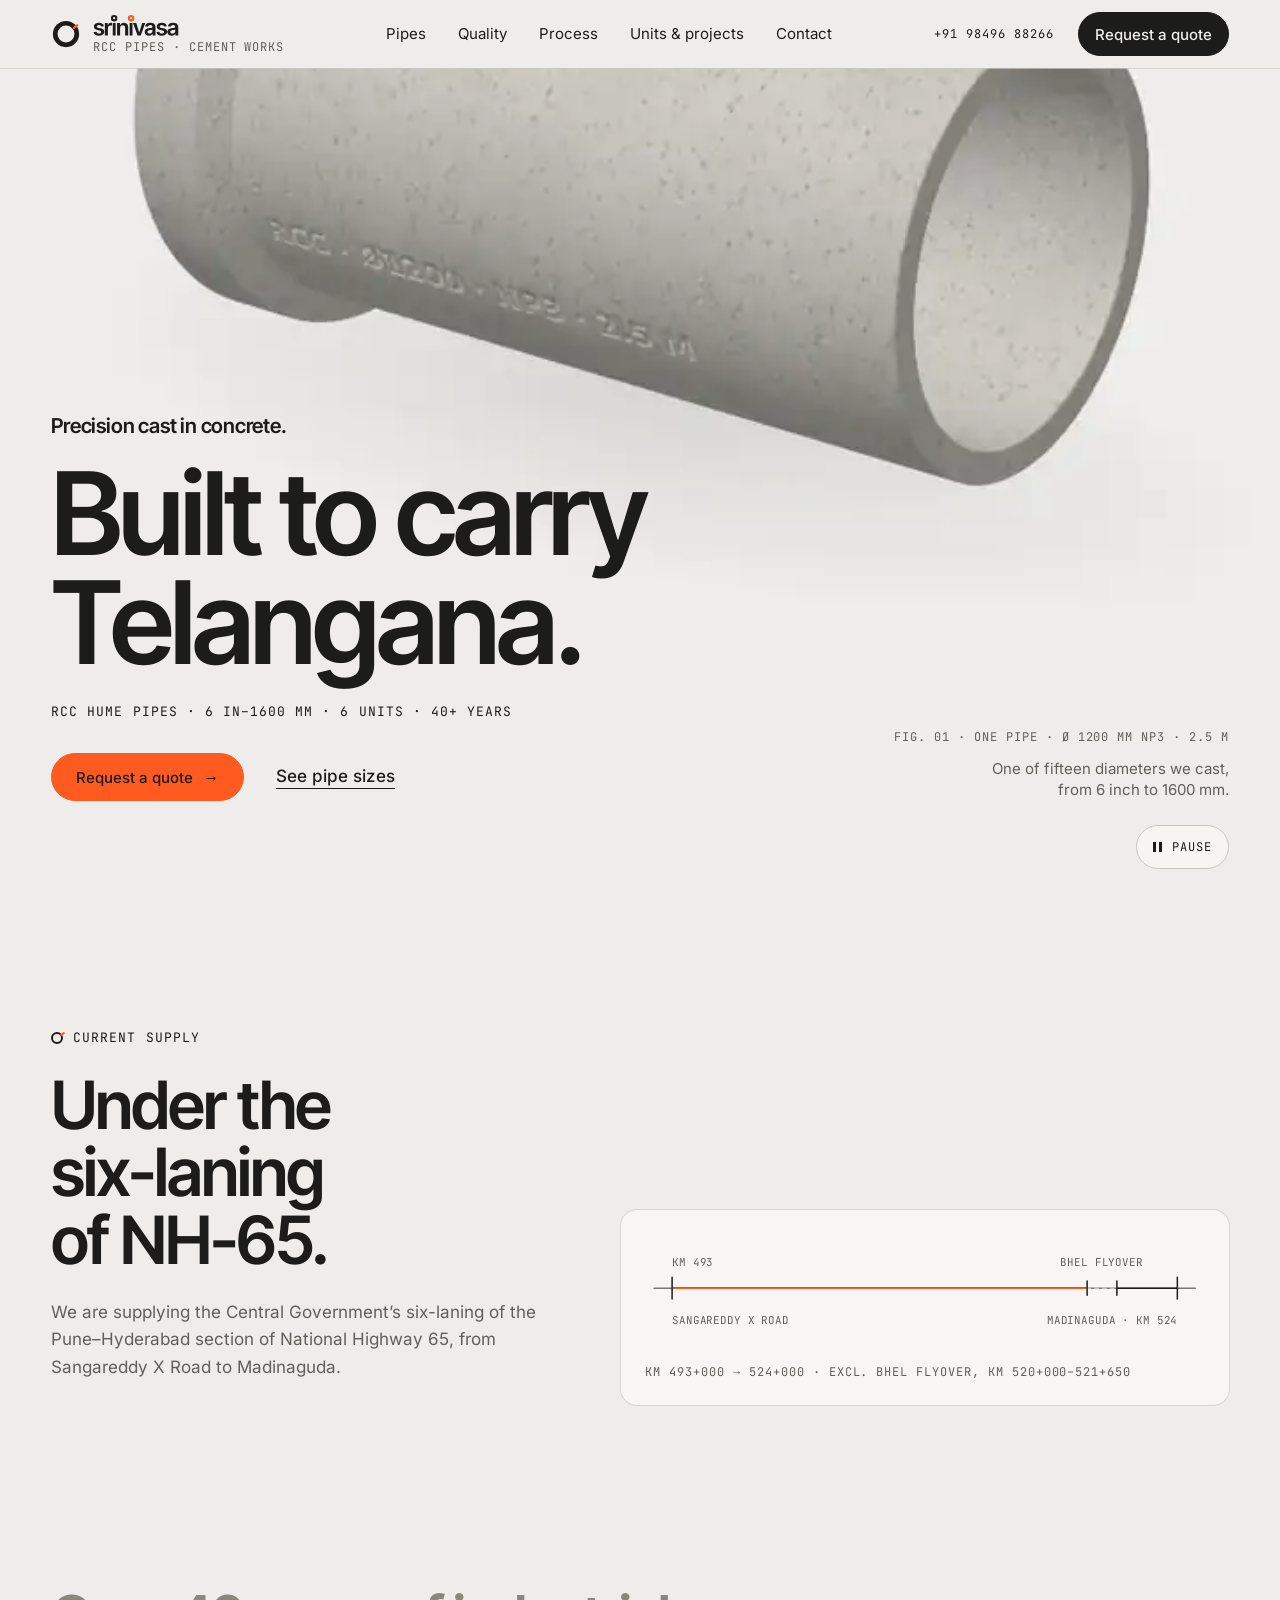
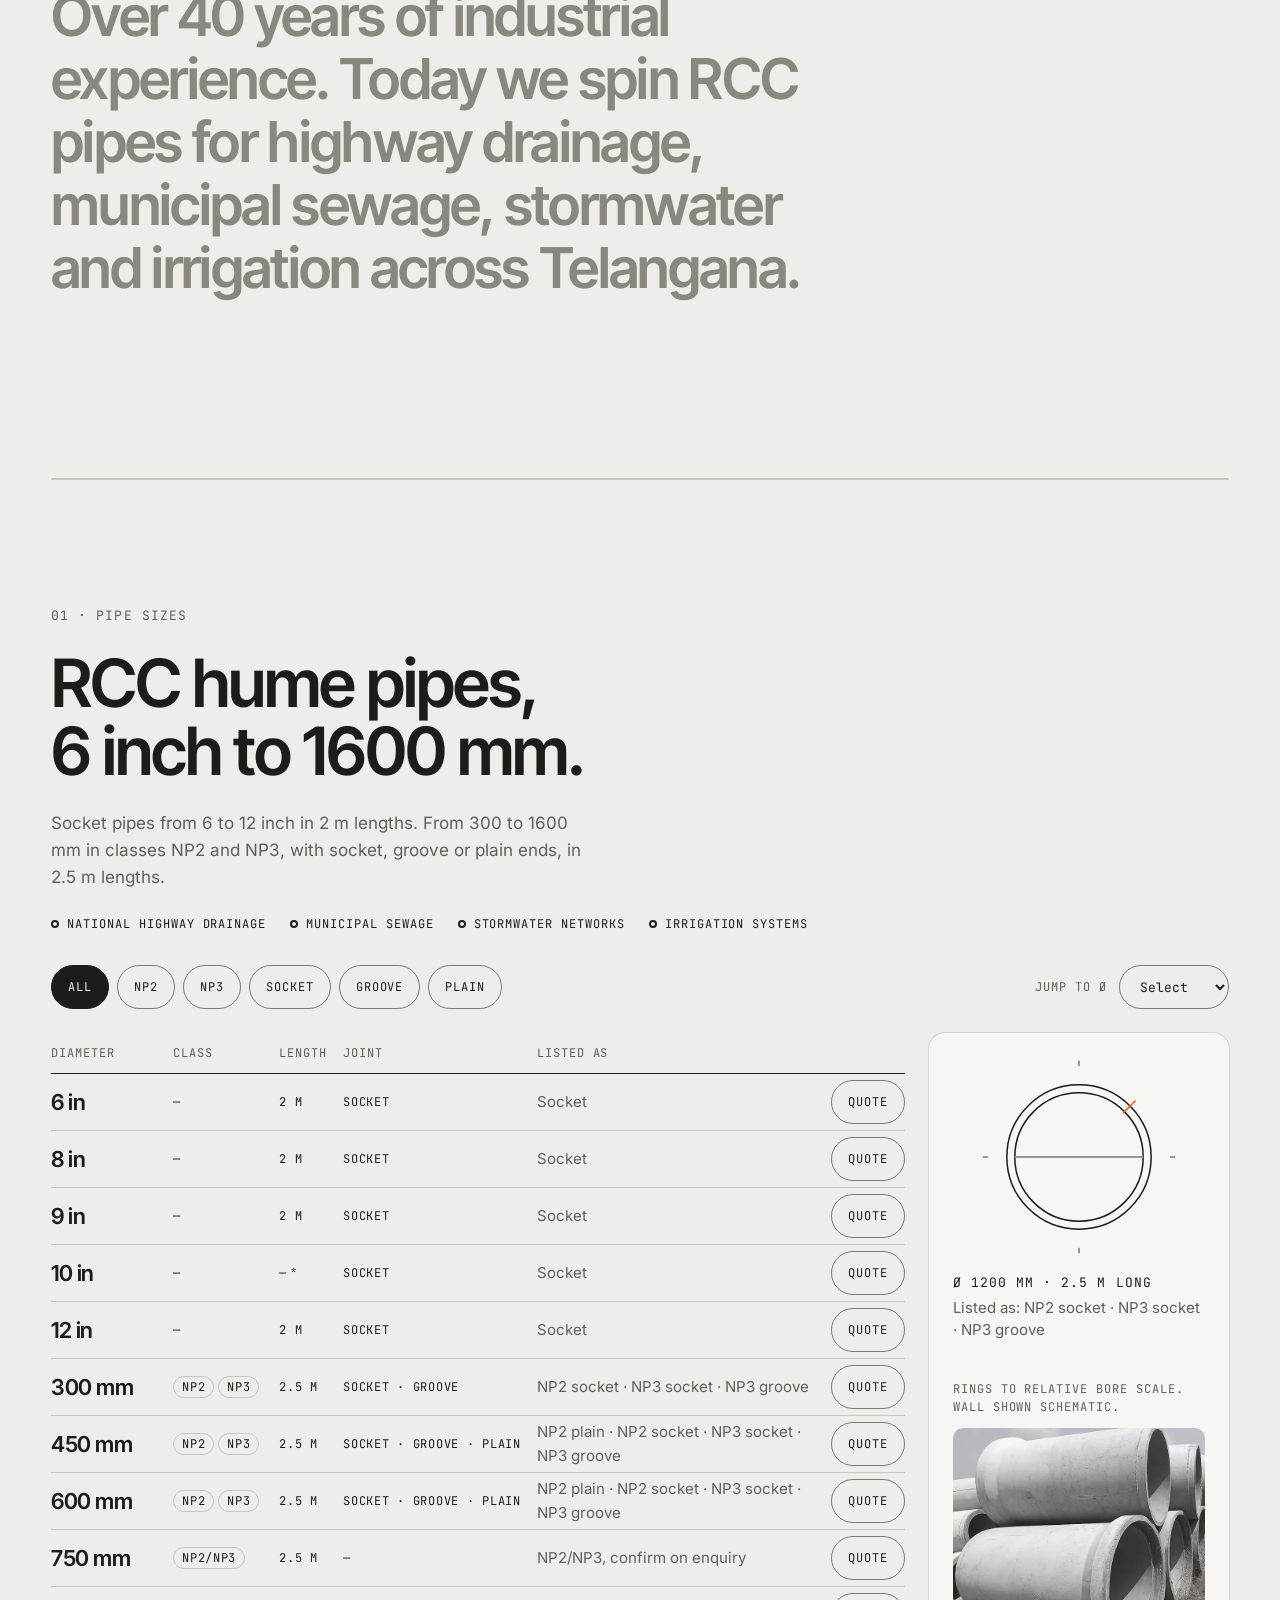
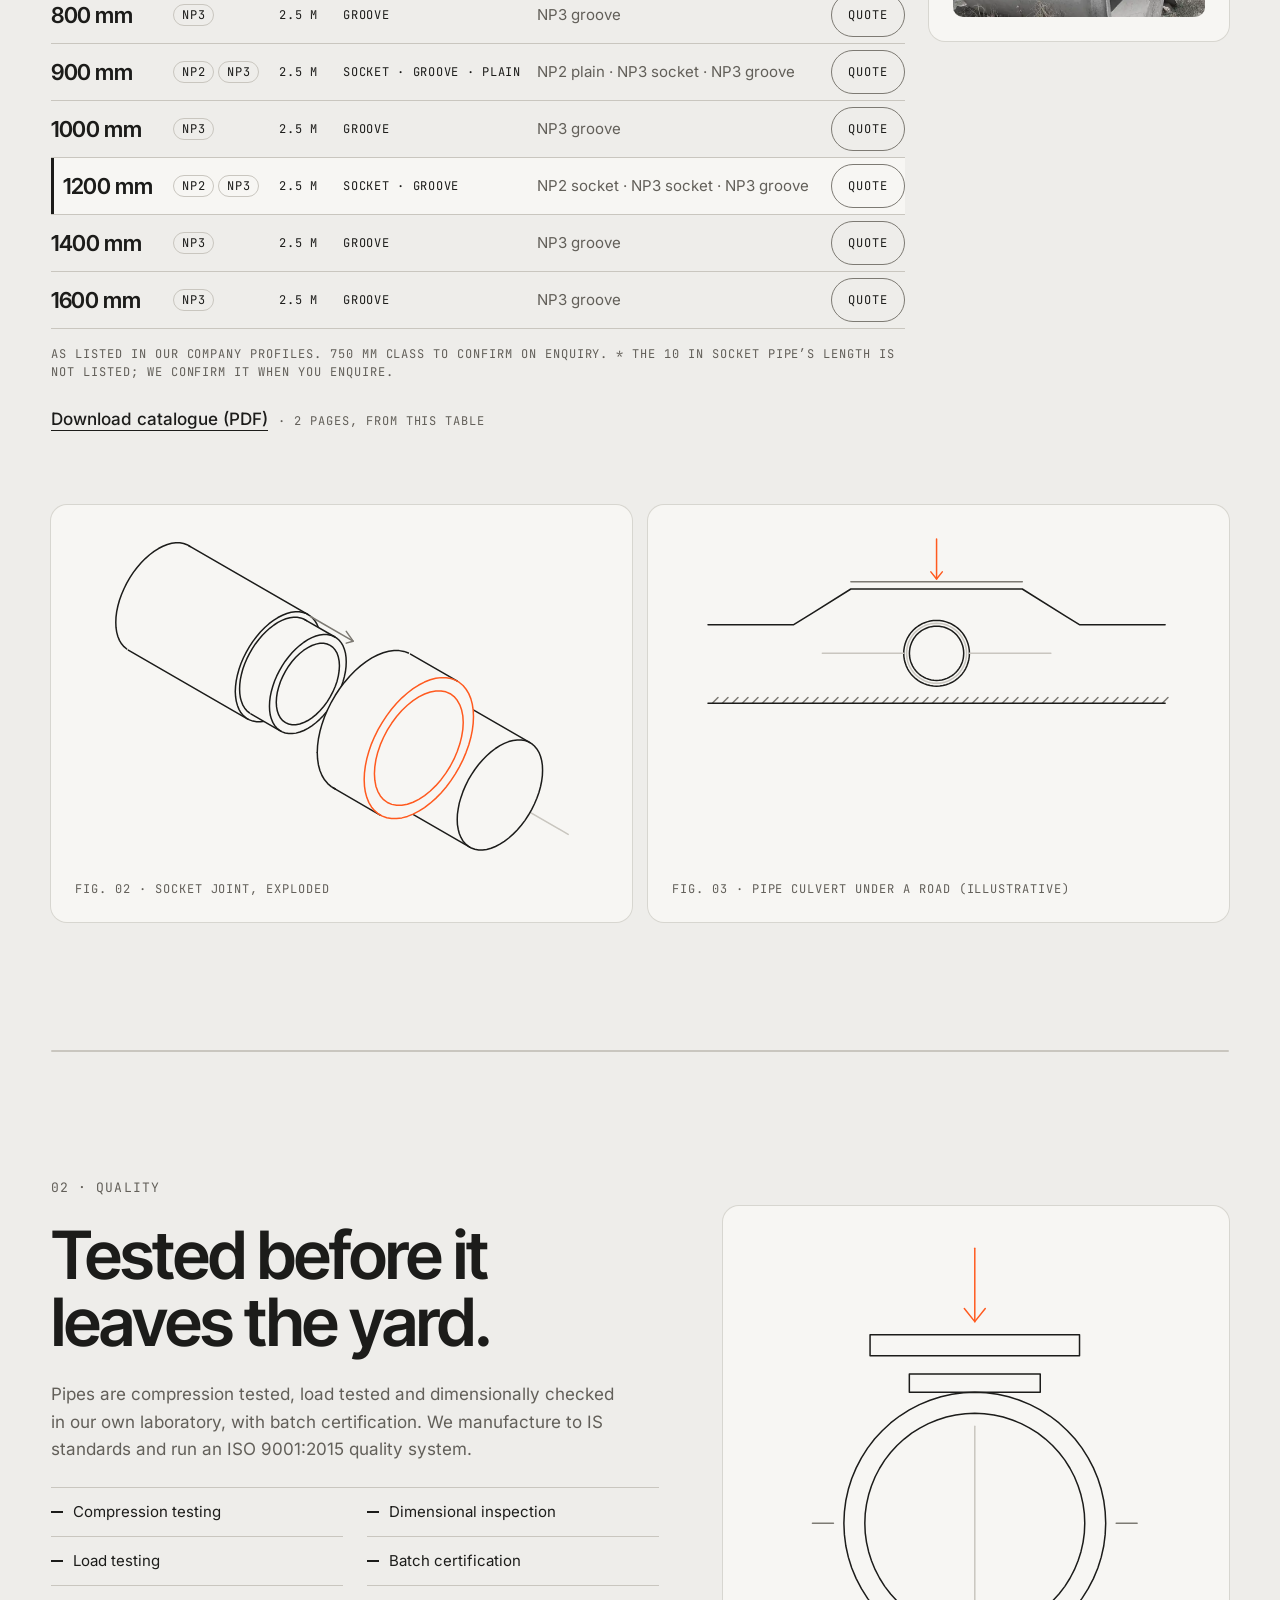
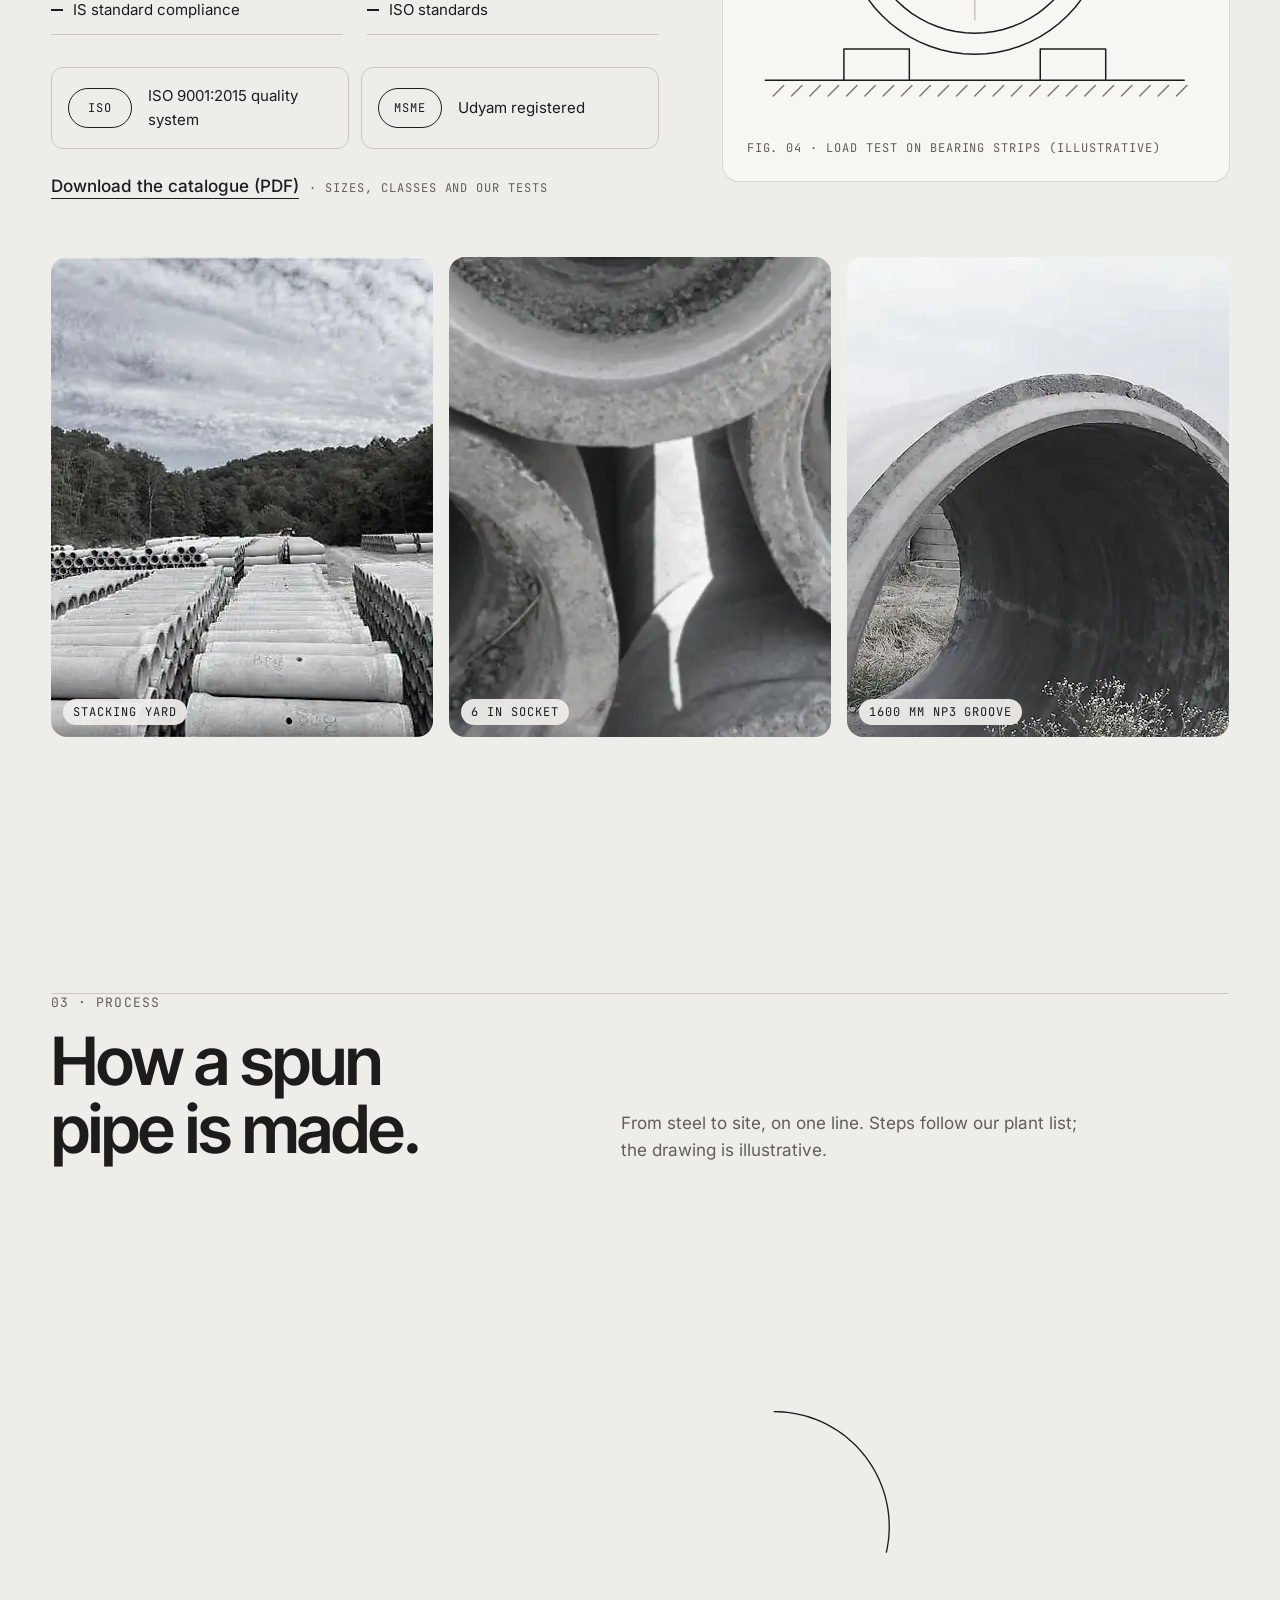
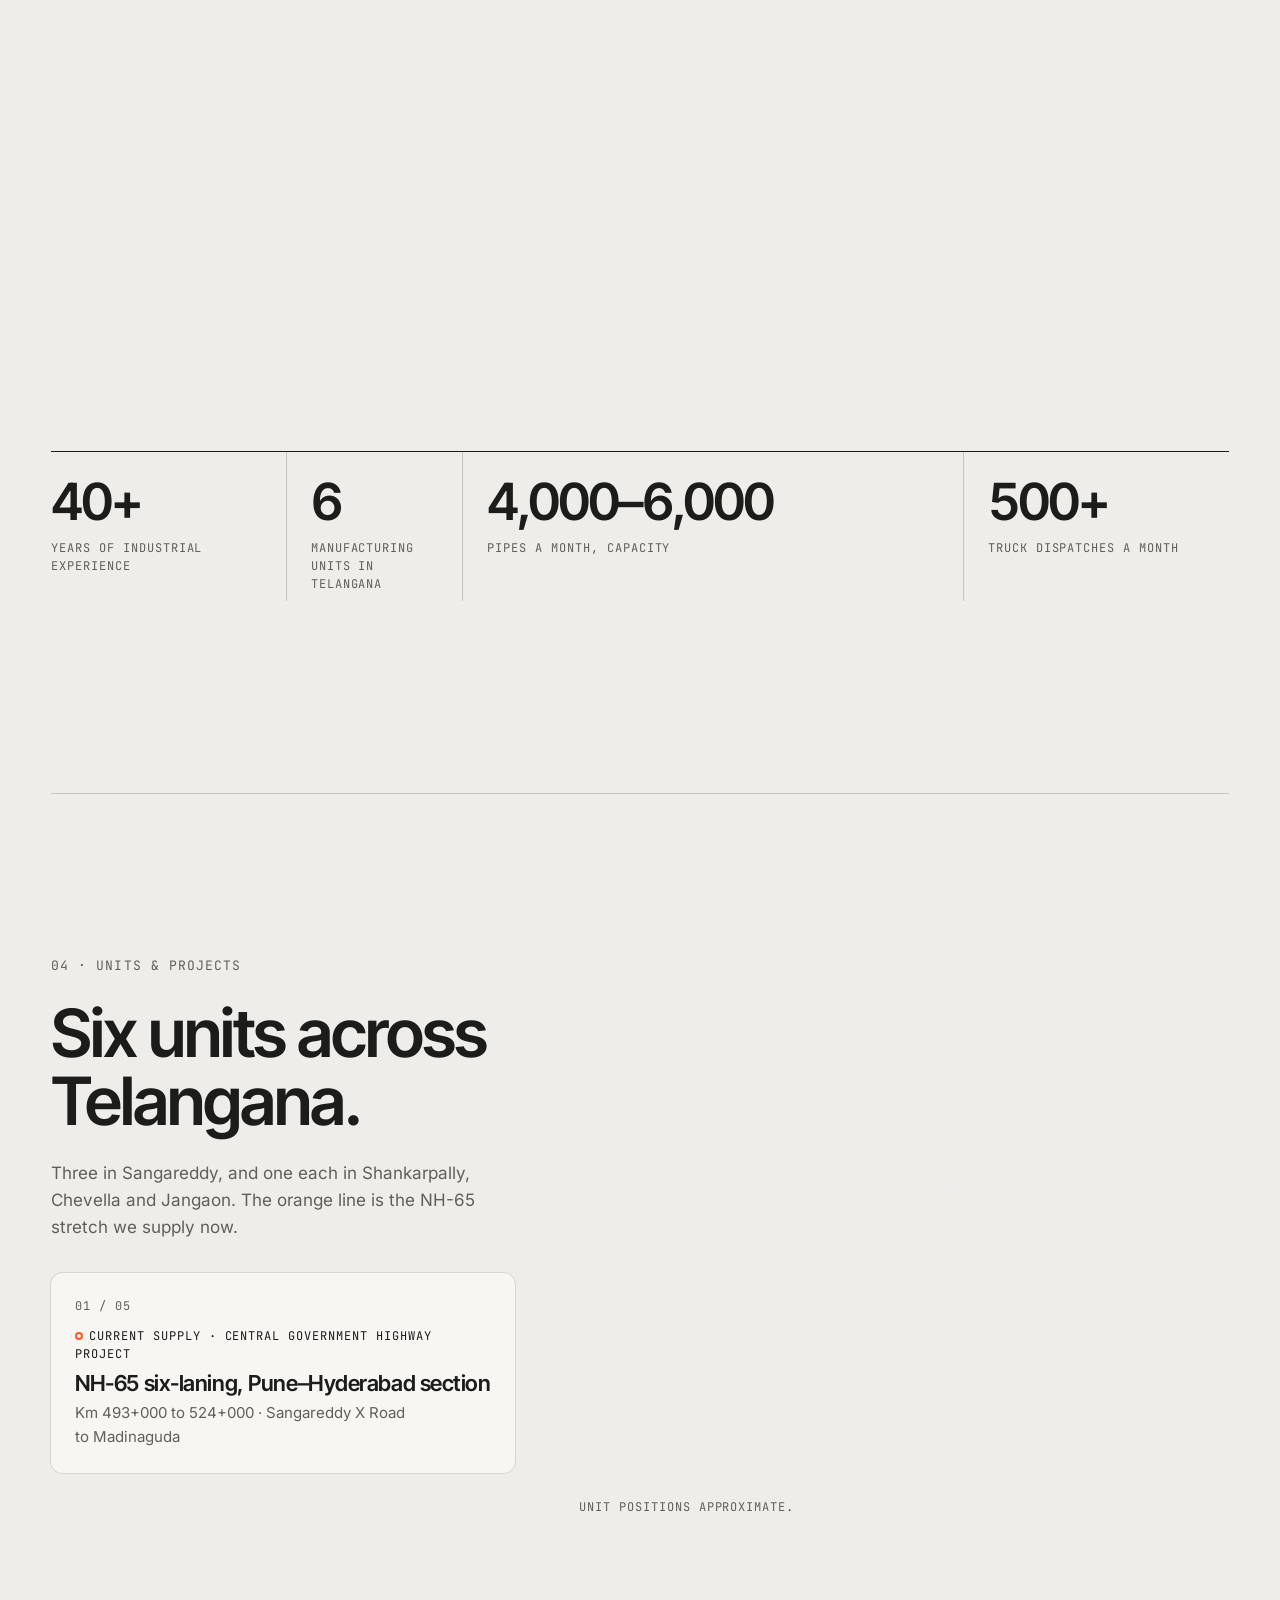
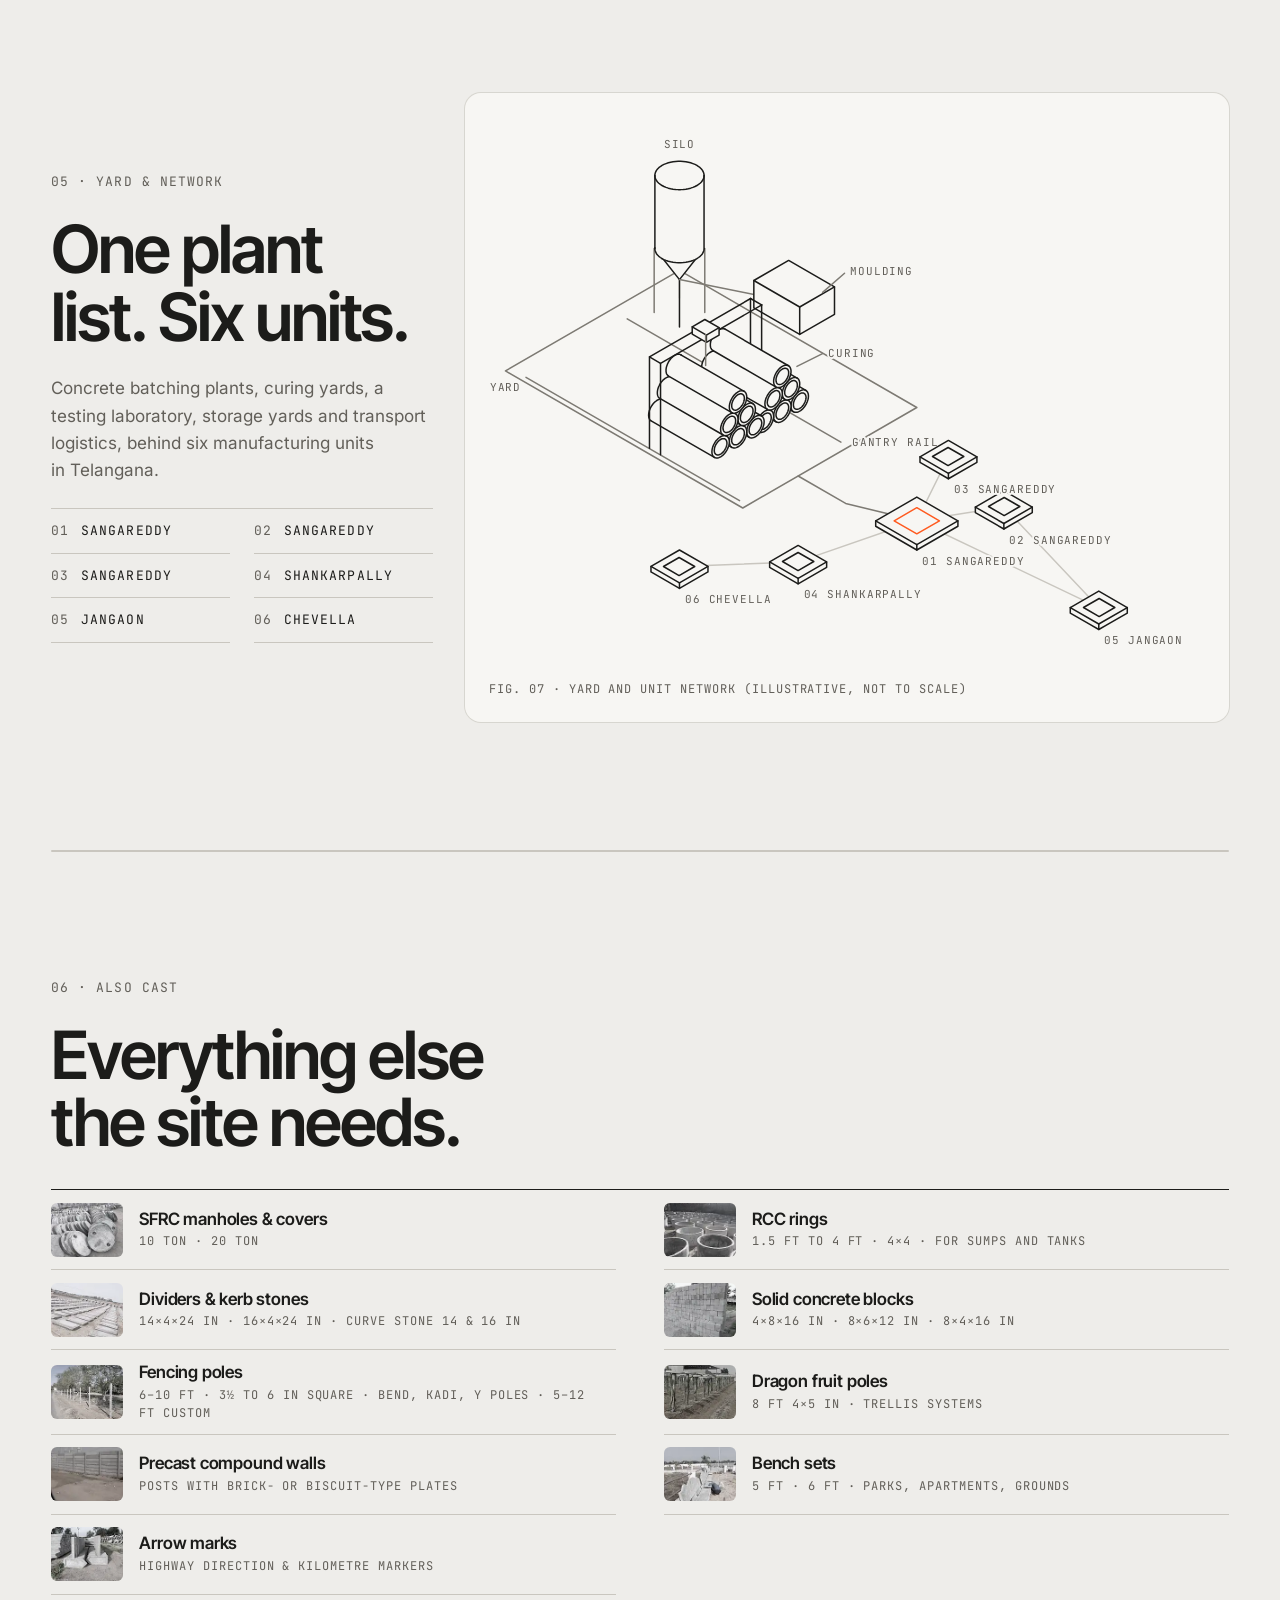
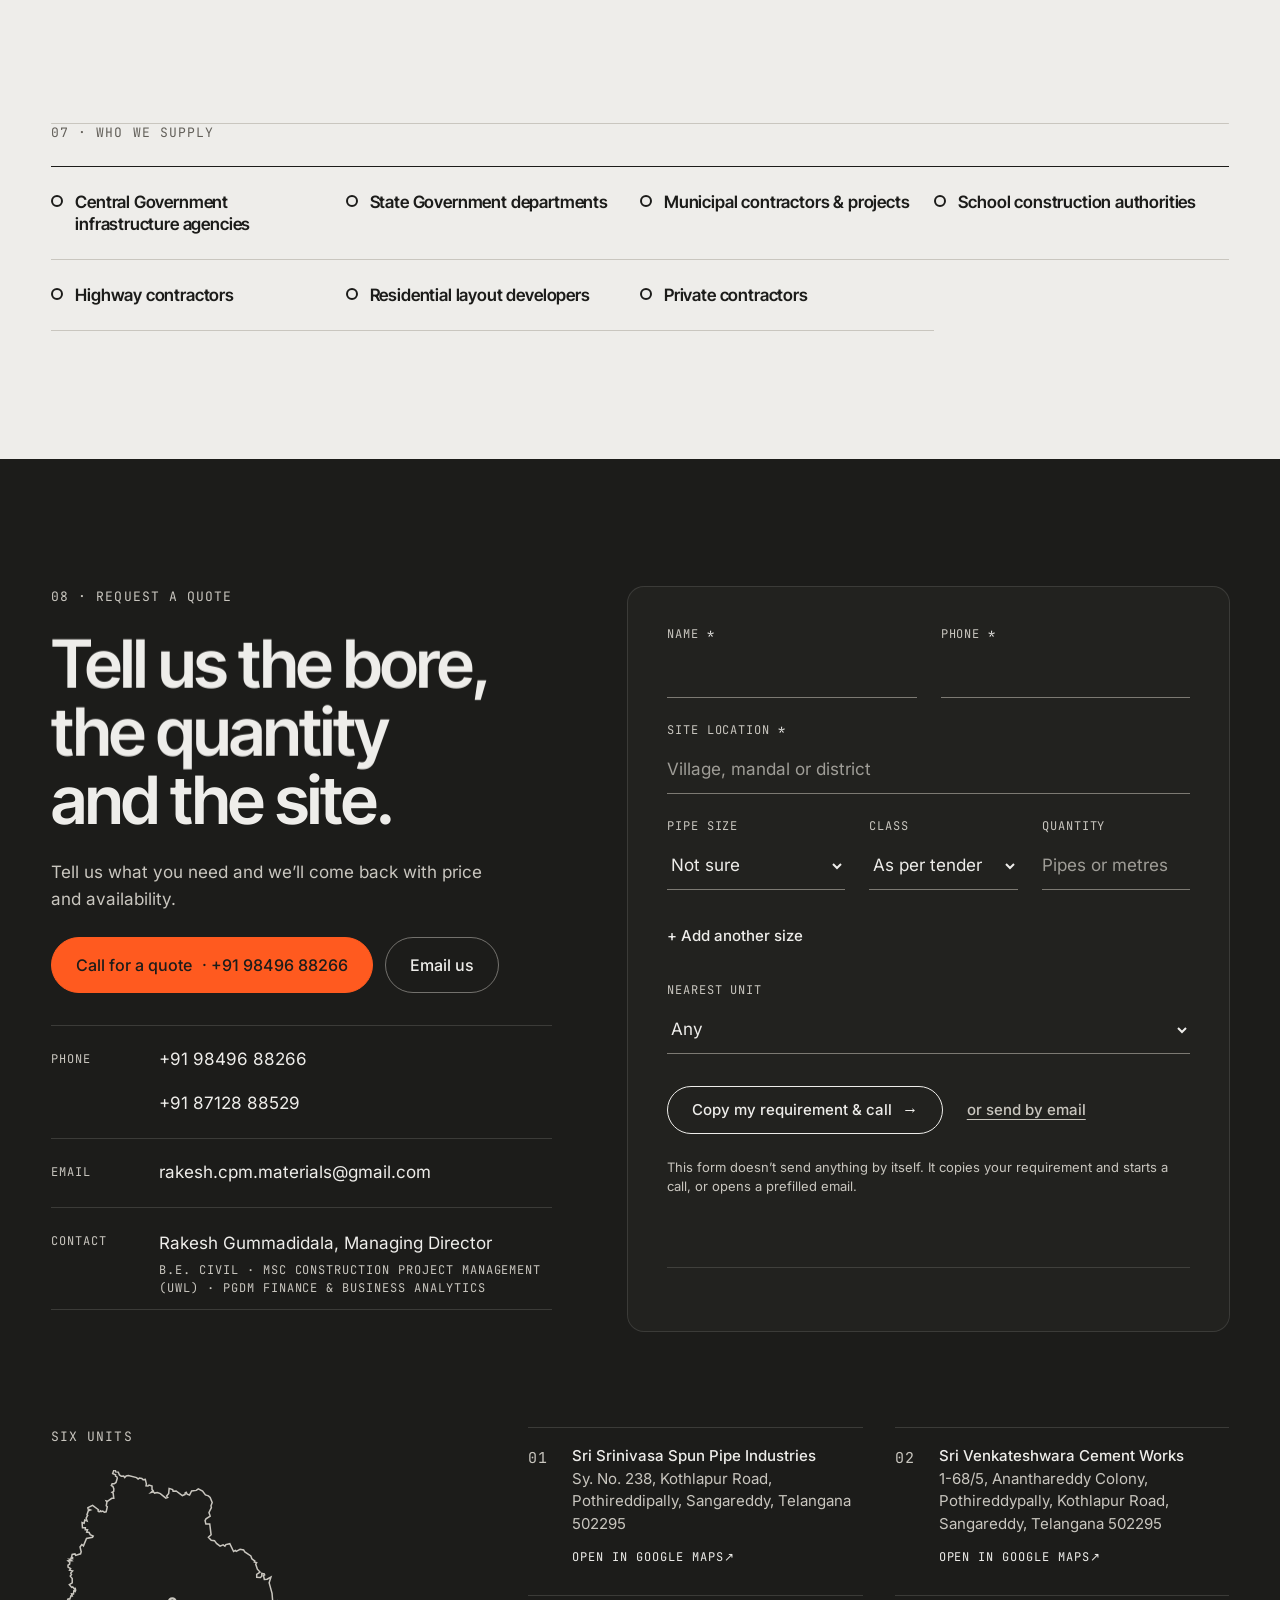
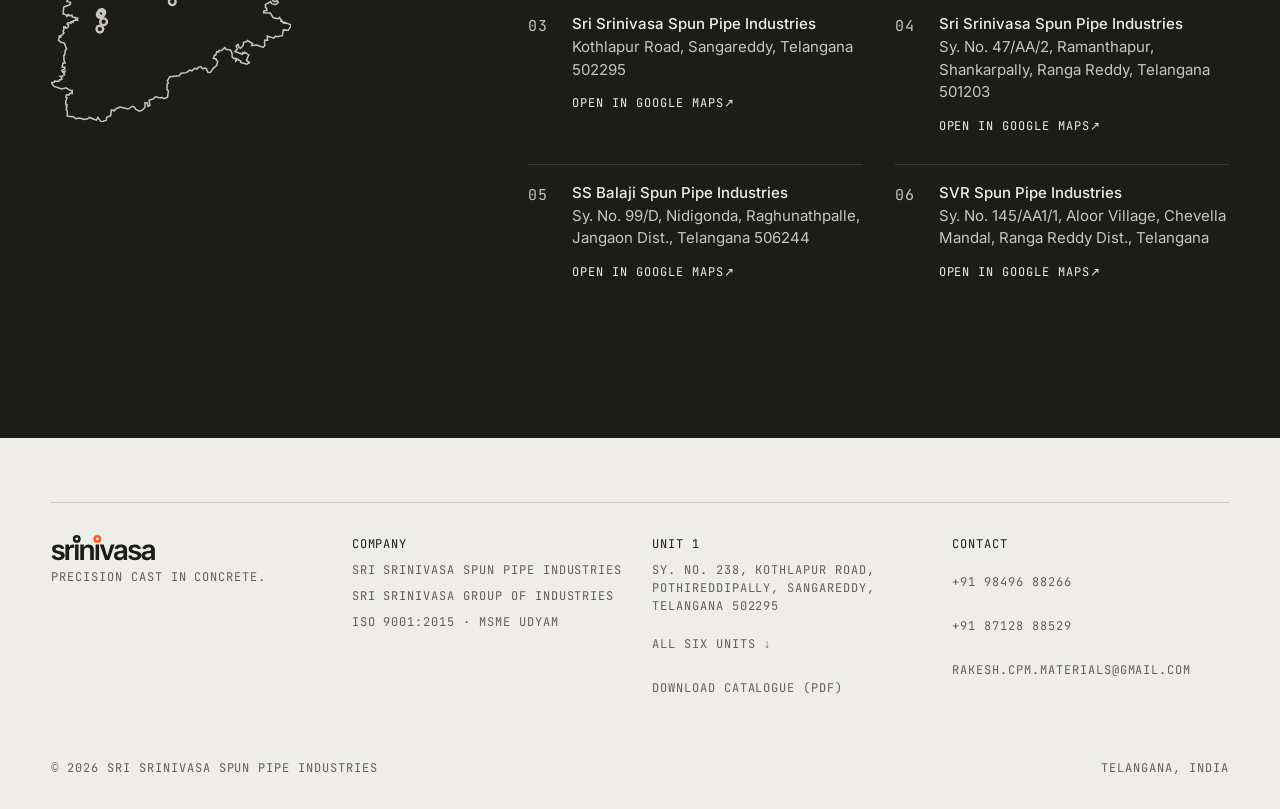
<file: index.html>
<!doctype html>
<html lang="en-IN">
<head>
<meta charset="utf-8" />
<meta name="viewport" content="width=device-width, initial-scale=1, viewport-fit=cover" />
<title>RCC Hume Pipes, 6 in to 1600 mm · Sri Srinivasa Spun Pipe Industries, Telangana</title>
<meta name="description" content="RCC spun hume pipes from 6 inch to 1600 mm, NP2 and NP3, socket, groove and plain ends. Six manufacturing units across Telangana, 40+ years of industrial experience, ISO 9001:2015. Supplying the NH-65 six-laning." />
<meta name="theme-color" content="#EEEDEA" />
<link rel="icon" href="/favicon.svg" type="image/svg+xml" />
<link rel="manifest" href="/manifest.webmanifest" />
<link rel="apple-touch-icon" href="/apple-touch-icon.png" />
<link rel="preload" as="image" href="/img/hero-bore-1600.webp" type="image/webp" media="(min-width: 768px)" fetchpriority="high" />
<link rel="preload" as="image" href="/img/hero-bore-800.webp" type="image/webp" media="(max-width: 767px)" fetchpriority="high" />
<link rel="preload" as="font" type="font/woff2" href="/assets/intertight-600-BhMinskB.woff2" crossorigin />
<link rel="preload" as="font" type="font/woff2" href="/assets/mono-400-C1tXIQya.woff2" crossorigin />
<meta property="og:type" content="website" />
<meta property="og:site_name" content="Srinivasa" />
<meta property="og:title" content="Srinivasa · RCC hume pipes, Telangana" />
<meta property="og:description" content="Built to carry Telangana. RCC spun hume pipes, 6 in to 1600 mm, from six units across Telangana." />
<meta property="og:image" content="/img/og.jpg" />
<meta property="og:image:width" content="1200" />
<meta property="og:image:height" content="630" />
<meta property="og:image:alt" content="A single spun concrete pipe, Ø1200 mm, rendered on a pale ground" />
<noscript><style>.menu-btn,.add-size,.e2e-toggle{display:none!important}@media (max-width:899px){.nav{flex-wrap:wrap;row-gap:0;height:auto;padding-top:10px;position:sticky;top:0}.nav-links{flex-basis:100%;order:3;overflow-x:auto;display:block!important}.nav-links ul{gap:0 var(--s4);flex-wrap:wrap}}</style></noscript>
<script type="application/ld+json">{"@context":"https://schema.org","@type":"Organization","name":"Sri Srinivasa Spun Pipe Industries","alternateName":["Srinivasa Spun Pipes","Sri Srinivasa Group of Industries"],"email":"rakesh.cpm.materials@gmail.com","telephone":["+919849688266","+918712888529"],"employee":{"@type":"Person","name":"Rakesh Gummadidala","jobTitle":"Managing Director"},"department":[{"@type":"LocalBusiness","name":"Sri Srinivasa Spun Pipe Industries (Unit 1)","telephone":"+919849688266","address":{"@type":"PostalAddress","streetAddress":"Sy. No. 238, Kothlapur Road, Pothireddipally, Sangareddy","addressLocality":"Sangareddy","addressRegion":"Telangana","postalCode":"502295","addressCountry":"IN"},"hasMap":"https://www.google.com/maps/search/?api=1&query=Sy.%20No.%20238%2C%20Kothlapur%20Road%2C%20Pothireddipally%2C%20Sangareddy%2C%20Telangana%20502295"},{"@type":"LocalBusiness","name":"Sri Venkateshwara Cement Works (Unit 2)","telephone":"+919849688266","address":{"@type":"PostalAddress","streetAddress":"1-68/5, Ananthareddy Colony, Pothireddypally, Kothlapur Road, Sangareddy","addressLocality":"Sangareddy","addressRegion":"Telangana","postalCode":"502295","addressCountry":"IN"},"hasMap":"https://www.google.com/maps/search/?api=1&query=1-68%2F5%2C%20Ananthareddy%20Colony%2C%20Pothireddypally%2C%20Kothlapur%20Road%2C%20Sangareddy%2C%20Telangana%20502295"},{"@type":"LocalBusiness","name":"Sri Srinivasa Spun Pipe Industries (Unit 3)","telephone":"+919849688266","address":{"@type":"PostalAddress","streetAddress":"Kothlapur Road, Sangareddy","addressLocality":"Sangareddy","addressRegion":"Telangana","postalCode":"502295","addressCountry":"IN"},"hasMap":"https://www.google.com/maps/search/?api=1&query=Kothlapur%20Road%2C%20Sangareddy%2C%20Telangana%20502295"},{"@type":"LocalBusiness","name":"Sri Srinivasa Spun Pipe Industries (Unit 4)","telephone":"+919849688266","address":{"@type":"PostalAddress","streetAddress":"Sy. No. 47/AA/2, Ramanthapur, Shankarpally, Ranga Reddy","addressLocality":"Shankarpally","addressRegion":"Telangana","postalCode":"501203","addressCountry":"IN"},"hasMap":"https://www.google.com/maps/search/?api=1&query=Sy.%20No.%2047%2FAA%2F2%2C%20Ramanthapur%2C%20Shankarpally%2C%20Ranga%20Reddy%2C%20Telangana%20501203"},{"@type":"LocalBusiness","name":"SS Balaji Spun Pipe Industries (Unit 5)","telephone":"+919849688266","address":{"@type":"PostalAddress","streetAddress":"Sy. No. 99/D, Nidigonda, Raghunathpalle, Jangaon Dist.","addressLocality":"Jangaon","addressRegion":"Telangana","postalCode":"506244","addressCountry":"IN"},"hasMap":"https://www.google.com/maps/search/?api=1&query=Sy.%20No.%2099%2FD%2C%20Nidigonda%2C%20Raghunathpalle%2C%20Jangaon%20Dist.%2C%20Telangana%20506244"},{"@type":"LocalBusiness","name":"SVR Spun Pipe Industries (Unit 6)","telephone":"+919849688266","address":{"@type":"PostalAddress","streetAddress":"Sy. No. 145/AA1/1, Aloor Village, Chevella Mandal, Ranga Reddy Dist.","addressLocality":"Chevella","addressRegion":"Telangana","addressCountry":"IN"},"hasMap":"https://www.google.com/maps/search/?api=1&query=Sy.%20No.%20145%2FAA1%2F1%2C%20Aloor%20Village%2C%20Chevella%20Mandal%2C%20Ranga%20Reddy%20Dist.%2C%20Telangana"}],"makesOffer":{"@type":"Offer","itemOffered":{"@type":"Product","name":"RCC spun hume pipes","description":"RCC hume pipes 6 in to 12 in socket, and 300 mm to 1600 mm in NP2 and NP3 classes with socket, groove and plain ends."}}}</script>
  <script type="module" crossorigin src="/assets/index-330d64fe.js"></script>
  <style>@font-face{font-family:"SP Inter";src:url(/assets/inter-400-CXLlxiAH.woff2) format("woff2");font-weight:400;font-display:swap}@font-face{font-family:"SP Inter";src:url(/assets/inter-500-DGCRSjcg.woff2) format("woff2");font-weight:500;font-display:swap}@font-face{font-family:"SP Tight";src:url(/assets/intertight-600-BhMinskB.woff2) format("woff2");font-weight:600;font-display:swap}@font-face{font-family:"SP Mono";src:url(/assets/mono-400-C1tXIQya.woff2) format("woff2");font-weight:400;font-display:swap}</style>
  <script src="/assets/film-42d3219f.js" defer></script>
  <style>@font-face{font-family:Inter;font-weight:400;font-display:swap;src:url(/assets/inter-400-CXLlxiAH.woff2)format("woff2")}@font-face{font-family:Inter;font-weight:500;font-display:swap;src:url(/assets/inter-500-DGCRSjcg.woff2)format("woff2")}@font-face{font-family:Inter Tight;font-weight:600;font-display:swap;src:url(/assets/intertight-600-BhMinskB.woff2)format("woff2")}@font-face{font-family:JetBrains Mono;font-weight:400;font-display:swap;src:url(/assets/mono-400-C1tXIQya.woff2)format("woff2")}@font-face{font-family:Inter Tight Fallback;src:local(Arial),local(Helvetica),local(Liberation Sans);size-adjust:98.9%;ascent-override:98%;descent-override:24.4%;line-gap-override:0%}@font-face{font-family:Inter Fallback;src:local(Arial),local(Helvetica),local(Liberation Sans);size-adjust:107.1%;ascent-override:90.4%;descent-override:22.5%;line-gap-override:0%}:root{--page:#eeedea;--surface:#f7f6f3;--line:#c9c6bf;--muted-line:#7d7a73;--muted:#625f59;--ink:#1c1c1a;--deep:#22221f;--accent:#ff5a1f;--accent-text:#b93c0b;--on-deep:#eeedea;--on-deep-2:#c9c6bf;--deep-line:#c9c6bf2e;--deep-line-2:#c9c6bf80;--display:"Inter Tight","Inter Tight Fallback",system-ui,sans-serif;--body:"Inter","Inter Fallback",system-ui,-apple-system,"Segoe UI",sans-serif;--mono:"JetBrains Mono",ui-monospace,SFMono-Regular,Menlo,monospace;--s1:8px;--s2:12px;--s3:16px;--s4:24px;--s5:32px;--s6:48px;--s7:64px;--s8:96px;--s9:192px;--sec:clamp(96px,10vw,160px);--t12:12px;--t13:13px;--t15:15px;--t17:17px;--t22:22px;--t32:32px;--gutter:clamp(20px,4vw,56px);--max:1320px;--r:16px;--ease:cubic-bezier(.16,1,.3,1);--hair:0 0 0 1px #c9c6bf99;--nav-h:68px}*,:before,:after{box-sizing:border-box}html{-webkit-text-size-adjust:100%;-moz-text-size-adjust:100%;text-size-adjust:100%;scroll-padding-top:var(--nav-h)}html.lenis,html.lenis body{height:auto}.lenis.lenis-smooth{scroll-behavior:auto!important}body{background:var(--page);color:var(--ink);font:400 var(--t17)/1.6 var(--body);-webkit-font-smoothing:antialiased;text-rendering:optimizelegibility;margin:0;overflow-x:clip}img{max-width:100%;display:block}a{color:inherit}button,input,select{font:inherit;color:inherit}h1,h2,h3{text-wrap:balance}p{text-wrap:pretty}.wrap{width:100%;max-width:var(--max);padding-inline:var(--gutter);margin-inline-start:auto;margin-inline-end:auto}.sec{padding-block:var(--sec)}.sr-only{clip:rect(0 0 0 0);clip-path:inset(50%);white-space:nowrap;width:1px;height:1px;overflow:hidden;position:absolute!important}.skip{left:var(--s2);z-index:100;background:var(--ink);color:var(--page);padding:var(--s2) var(--s3);border-radius:8px;min-height:44px;position:fixed;top:-80px}.skip:focus{top:var(--s2)}main:focus{outline:none}:focus-visible{outline:2px solid var(--ink);outline-offset:2px;border-radius:6px;box-shadow:0 0 0 5px #ff5a1f8c}.contact :focus-visible{outline-color:var(--page)}.mbar :focus-visible{outline-color:var(--page)}.mono{font-family:var(--mono);font-size:var(--t12);letter-spacing:.08em;text-transform:uppercase;font-weight:400;line-height:1.5}.label{color:var(--muted);margin:0 0 var(--s4);font-size:var(--t13)}.display{font-family:var(--display);letter-spacing:-.035em;margin:0;font-size:clamp(48px,9vw,140px);font-weight:600;line-height:.95}.h2{font-family:var(--display);letter-spacing:-.03em;margin:0 0 var(--s4);text-wrap:balance;max-width:14ch;font-size:clamp(36px,5.2vw,76px);font-weight:600;line-height:1.02}.nobr,[data-split] .sw{white-space:nowrap}.body{color:var(--muted);font-size:var(--t17);max-width:52ch;margin:0 0 var(--s4)}.note{color:var(--muted);margin:var(--s3) 0 0}.line{margin-bottom:-.08em;padding-bottom:.08em;display:block;overflow:clip}.line-in{will-change:transform;display:block}.sw{white-space:nowrap}.btn{min-height:48px;padding:0 var(--s4);font:500 var(--t15)/1 var(--body);border:1px solid var(--ink);background:var(--ink);color:var(--page);cursor:pointer;transition:transform .5s var(--ease),background-color .3s,border-color .3s,color .3s;white-space:nowrap;border-radius:999px;justify-content:center;align-items:center;gap:10px;text-decoration:none;display:inline-flex}.btn:hover{transform:translateY(-1px)}.btn-accent{background:var(--accent);border-color:var(--accent);color:var(--ink)}.btn-sm{min-height:44px;padding:0 var(--s3);font-size:var(--t15)}.btn-lg{min-height:56px;padding:0 var(--s4);font-size:16px}.btn-ghost{border-color:var(--muted-line);color:var(--ink);background:0 0}.link{min-height:44px;transition:background-size .5s var(--ease);background:linear-gradient(currentColor,currentColor) 0 calc(100% - 10px)/100% 1px no-repeat;align-items:center;font-weight:500;text-decoration:none;display:inline-flex}.link:hover{background-position:100% calc(100% - 10px);background-size:0 1px}.card{background:var(--surface);border-radius:var(--r);box-shadow:var(--hair);--figbg:var(--surface)}.ring{vertical-align:-1px;border:2.5px solid;border-radius:50%;flex:none;width:12px;height:12px;display:inline-block;position:relative}.ring:after{content:"";background:var(--accent);opacity:0;width:5px;height:2px;transition:opacity .4s;position:absolute;top:-1px;right:-4px;transform:rotate(-40deg)}.ring-on:after{opacity:1}.ringmark{fill:none;flex:none;width:30px;height:30px}.ringmark circle{stroke:var(--ink);stroke-width:5px}.ringmark path{stroke:var(--accent);stroke-width:2.6px;stroke-linecap:round}.nav{z-index:50;height:var(--nav-h);justify-content:space-between;align-items:center;gap:var(--s4);padding:0 var(--gutter);background:#eeedeaf7;display:flex;position:fixed;top:0;bottom:auto;left:0;right:0;box-shadow:0 1px #c9c6bfb3}.brand{align-items:center;gap:var(--s2);min-height:44px;text-decoration:none;display:flex}.wm{flex-direction:column;line-height:1;display:flex}.wm-word{color:var(--ink);font-size:23px;line-height:1;display:block}.wm-svg{width:auto;height:.902em;display:block;overflow:visible}.idot{line-height:1;display:inline-block;position:relative}.idot:after{content:"";box-sizing:border-box;border:.055em solid;border-radius:50%;width:.25em;height:.25em;position:absolute;top:-.05em;left:calc(50% + .02em);transform:translate(-50%)}.idot.o:after{border-color:var(--accent)}.wm-desc{font:400 var(--t12)/1 var(--mono);letter-spacing:.08em;text-transform:uppercase;color:var(--muted);margin-top:6px}.nav-links ul{gap:var(--s5);margin:0;padding:0;list-style:none;display:flex}.nav-links a{min-height:44px;font-size:var(--t15);color:var(--ink);align-items:center;text-decoration:none;display:inline-flex}.nav-links a:hover{text-underline-offset:6px;text-decoration:underline}.nav-cta{align-items:center;gap:var(--s4);display:flex}.nav-phone{min-height:44px;color:var(--ink);align-items:center;text-decoration:none;display:inline-flex}.menu-btn{min-width:44px;min-height:44px;padding:0 var(--s3);border:1px solid var(--muted-line);cursor:pointer;font:500 var(--t15) var(--body);background:0 0;border-radius:999px;align-items:center;gap:10px;display:none}.menu-ico{gap:5px;width:16px;display:grid}.menu-ico i{height:1.5px;transition:transform .4s var(--ease);background:currentColor;display:block}.menu-btn[aria-expanded=true] .menu-ico i:first-child{transform:translateY(3.25px)rotate(45deg)}.menu-btn[aria-expanded=true] .menu-ico i:last-child{transform:translateY(-3.25px)rotate(-45deg)}.menu{top:var(--nav-h);background:var(--page);border-bottom:1px solid var(--line);padding:var(--s3) var(--gutter) var(--s5);position:fixed;left:0;right:0;box-shadow:0 24px 48px #1c1c1a14}.menu ul{margin:0;padding:0;list-style:none}.menu li a{border-bottom:1px solid var(--line);min-height:56px;font:600 var(--t22)/1 var(--display);letter-spacing:-.02em;align-items:center;text-decoration:none;display:flex}.menu-tel{align-items:center;gap:var(--s2);min-height:56px;margin-top:var(--s3);font-weight:500;text-decoration:none;display:flex}.menu-tel .mono{color:var(--muted)}@media (max-width:1180px){.nav-phone{display:none}}@media (max-width:899px){.nav-links{display:none}.menu-btn{display:inline-flex}}@media (max-width:767px){.nav-quote{display:none}.nav-cta{gap:var(--s2)}}@media (max-width:380px){.menu-txt{display:none}.menu-btn{justify-content:center;padding:0}}.hero{height:100vh;height:100svh;min-height:560px;position:relative}.hero-stage{background:var(--page);height:100%;position:relative;overflow:hidden}.hero-still,.hero-canvas{inset:var(--nav-h) 0 0 0;width:100%;height:calc(100% - var(--nav-h));position:absolute}.hero-still img{object-fit:cover;width:100%;height:100%;position:absolute;top:0;bottom:0;left:0;right:0}.hero-still-bore img{transform:scale(1.16)}.hero-still-pipe{opacity:0}.hero-canvas{opacity:0;transition:opacity .8s}.hero.has-gl .hero-canvas{opacity:1}.hero.has-gl .hero-still{visibility:hidden;transition:visibility 0s .8s}.hero-still img{will-change:transform}.hero.play .hero-still-bore img{animation:1.4s cubic-bezier(.45,0,.2,1) both hb-pull}.hero.play .hero-still-bore{animation:1.2s ease-in 1.1s both hb-out}.hero.play .hero-still-pipe{animation:1.2s ease-out 1.1s both hp-in}.hero.play .hero-still-pipe img{animation:11.9s linear 1.1s both hp-settle-drift}.hero.play.again .hero-still-pipe img{animation:hp-drift2 9.8s var(--ease-io) both}.hero.paused *{animation-play-state:paused!important}@keyframes hb-pull{0%{transform:scale(1.16)}to{transform:scale(1)}}@keyframes hb-out{to{opacity:0}}@keyframes hp-in{0%{opacity:0}to{opacity:1}}@keyframes hp-settle{0%{transform:scale(1.06)}to{transform:scale(1)}}@keyframes hp-settle-drift{0%{animation-timing-function:cubic-bezier(.16,1,.3,1);transform:scale(1.06)}15%{animation-timing-function:var(--ease-io);transform:scale(1)}57.5%{animation-timing-function:var(--ease-io);transform:scale(1.035)translateY(-1%)}to{transform:scale(1)}}@keyframes hp-drift2{0%,to{transform:scale(1)}50%{transform:scale(1.035)translateY(-1%)}}.hero.is-off *{animation-play-state:paused!important}.hero-copy{z-index:2;flex-direction:column;justify-content:flex-end;height:100%;padding-bottom:clamp(64px,11vh,120px);display:flex;position:relative}.kicker{font-family:var(--display);letter-spacing:-.01em;color:var(--ink);margin:0 0 var(--s3);font-size:clamp(17px,1.6vw,22px);font-weight:500}.hero h1{max-width:11ch}.hero .sub{margin:var(--s4) 0 var(--s5);color:var(--ink);font-size:var(--t13)}.actions{gap:var(--s5);flex-wrap:wrap;align-items:center;display:flex}.hero-end{z-index:2;opacity:0;transition:opacity .8s var(--ease),transform .8s var(--ease);pointer-events:none;text-align:right;align-items:flex-end;gap:var(--s2);flex-direction:column;display:flex;position:absolute;bottom:clamp(64px,11vh,120px);left:0;right:0;transform:translateY(8px)}.hero.done .hero-end{opacity:1;transition-delay:1.4s;transform:none}.hero-end .mono{color:var(--muted);font-size:var(--t12);margin:0}.hero-quote{font-family:var(--body);font-weight:400;font-size:var(--t15);max-width:30ch;color:var(--muted);margin:0;line-height:1.45}@media (max-width:1023px){.hero-end{display:none}}@media (max-width:767px){.hero-copy{padding-bottom:calc(var(--s7) + env(safe-area-inset-bottom))}.hero .sub{margin:var(--s3) 0 var(--s4)}}@media (prefers-reduced-motion:reduce){.hero-still-bore{visibility:hidden}.hero-still-pipe{opacity:1}.hero-still-bore img{transform:none}.hero-end{opacity:1;transition:none;transform:none}.hero-toggle{display:none!important}}.proof{padding-bottom:0}.proof-grid{grid-template-columns:minmax(0,5fr) minmax(0,6fr);align-items:end;gap:clamp(24px,5vw,80px);display:grid}.proof .label{color:var(--ink);align-items:center;gap:10px;display:flex}.chain{padding:var(--s4);margin:0}.chain svg{width:100%;height:auto}.chain .hl text{font-size:12px}.chain figcaption{color:var(--muted);margin-top:var(--s2)}@media (max-width:899px){.proof-grid{grid-template-columns:1fr}}@media (max-width:560px){.chain .hl text{font-size:17px}.chain .bhel{display:none}}.statement{padding-block-start:clamp(128px,14vw,192px);padding-block-end:clamp(128px,14vw,192px)}.statement-text{font-family:var(--display);letter-spacing:-.03em;max-width:22ch;margin:0;font-size:clamp(30px,4.4vw,64px);font-weight:500;line-height:1.12}.statement-text .w{color:#8a877f;transition:color .2s linear}.statement-text .w.on{color:var(--ink)}.hl{--sw:1.5;width:100%;height:auto;overflow:visible}.hl path,.hl circle{fill:none;stroke-width:var(--sw);stroke-linecap:round;stroke-linejoin:round}.hl .ink{stroke:var(--ink)}.hl .lo{stroke:var(--muted-line)}.hl .hid{stroke:var(--line);stroke-dasharray:calc(var(--sw)*2.2) calc(var(--sw)*3)}.hl .acc{stroke:var(--accent)}.lv-e2e .acc{stroke:var(--ink)}.hl .sil{fill:var(--figbg,var(--page));stroke:none}.hl text{font:400 12px var(--mono);letter-spacing:.08em;fill:var(--muted)}.hl.armed .ink,.hl.armed .lo,.hl.armed .acc{stroke-dasharray:1 1;stroke-dashoffset:1px}.hl.armed .hid{opacity:0}.fig-card{padding:var(--s4);justify-content:space-between;gap:var(--s3);flex-direction:column;margin:0;display:flex}.fig-card figcaption{color:var(--muted)}.fig-card .lsvg{max-width:480px;margin:0 auto}.sec-head{margin-bottom:var(--s5)}.apps{gap:var(--s1) var(--s4);color:var(--ink);flex-wrap:wrap;margin:0;padding:0;list-style:none;display:flex}.apps li{align-items:center;gap:var(--s1);display:flex}.apps li:before{content:"";border:2px solid var(--ink);border-radius:50%;width:8px;height:8px}.filters-bar{justify-content:space-between;align-items:center;gap:var(--s3);margin:0 0 var(--s4);flex-wrap:wrap;display:flex}.filters{gap:var(--s1);flex-wrap:wrap;display:flex}.pill{font:400 var(--t12) var(--mono);letter-spacing:.08em;text-transform:uppercase;border:1px solid var(--muted-line);min-height:44px;padding:0 var(--s3);cursor:pointer;background:0 0;border-radius:999px;transition:background-color .3s,color .3s,border-color .3s}.pill:hover{border-color:var(--ink)}.pill.is-on{background:var(--ink);color:var(--page);border-color:var(--ink)}.jump{align-items:center;gap:var(--s2);color:var(--muted);display:flex}.jump select{border:1px solid var(--muted-line);min-height:44px;padding:0 var(--s3);font:400 var(--t13) var(--mono);color:var(--ink);background:0 0;border-radius:999px}.sizes-grid{gap:var(--s4);grid-template-columns:minmax(0,1fr) 300px;align-items:start;display:grid}.table-wrap{min-width:0;position:relative}.spec{border-collapse:collapse;width:100%}.spec thead th{font:400 var(--t12) var(--mono);letter-spacing:.08em;text-transform:uppercase;color:var(--muted);text-align:left;padding:var(--s2) var(--s3) var(--s2) 0;border-bottom:1px solid var(--ink)}.spec td,.spec th[scope=row]{height:56px;padding:0 var(--s3) 0 0;border-bottom:1px solid var(--line);vertical-align:middle;font-size:var(--t15);transition:opacity .4s}.spec td.m{font:400 var(--t12) var(--mono);letter-spacing:.06em;text-transform:uppercase;white-space:nowrap}.spec td.listed{color:var(--muted);font-size:var(--t15)}.spec td.q{text-align:right;padding-right:0}.spec .mspec,.spec .mspec-h{display:none}.spec tbody tr{cursor:pointer;transition:background-color .3s}.spec tbody tr:hover,.spec tbody tr.is-on{background:var(--surface)}.spec tbody tr.is-off td,.spec tbody tr.is-off th{opacity:.28}.rowbtn{all:unset;box-sizing:border-box;width:100%;min-height:56px;padding-right:var(--s3);font:600 var(--t22)/1 var(--display);letter-spacing:-.02em;cursor:pointer;white-space:nowrap;align-items:center;display:flex}.rowbtn:focus-visible{outline:2px solid var(--ink);outline-offset:-2px}.rowbtn{transition:transform .3s var(--ease-out,ease)}.spec tbody tr.is-on th[scope=row]{box-shadow:inset 3px 0 0 var(--ink)}.spec tbody tr.is-on .rowbtn{transform:translateX(var(--s2))}.chip{font:400 var(--t12) var(--mono);letter-spacing:.06em;border:1px solid var(--line);padding:2px var(--s1);border-radius:999px;margin:0 4px 0 0;display:inline-block}.qlink{min-width:72px;min-height:44px;padding:0 var(--s3);border:1px solid var(--muted-line);font:400 var(--t12) var(--mono);letter-spacing:.08em;text-transform:uppercase;border-radius:999px;place-items:center;text-decoration:none;transition:border-color .3s,background-color .3s;display:inline-grid;position:relative}.qlink:hover{border-color:var(--ink);background:var(--page)}.xsec-card{top:calc(var(--nav-h) + var(--s4));padding:var(--s4);gap:var(--s3);display:grid;position:sticky}.xsec-fig .hl{max-width:200px;margin:0 auto;display:block}.xsec-cls{color:var(--ink);font-size:var(--t13);margin:0}.xsec-txt{color:var(--muted);font-size:var(--t15);min-height:4.5em;margin:4px 0 0;line-height:1.5}.xsec-photo{margin-top:var(--s2);aspect-ratio:4/3;background:var(--page);border-radius:10px;overflow:hidden}.xsec-photo:empty{visibility:hidden}.xsec-photo img{object-fit:cover;width:100%;height:100%}.figs2{gap:var(--s3);margin-top:var(--s7);grid-template-columns:repeat(2,minmax(0,1fr));display:grid}@media (max-width:899px){.sizes-grid{grid-template-columns:minmax(0,1fr)}.xsec-card{display:none}}@media (max-width:767px){.figs2{grid-template-columns:1fr}.jump{width:100%}.jump select{flex:1}.spec thead{display:none}.spec,.spec tbody{display:block}.spec tbody tr{min-height:72px;padding:var(--s2) 0;border-bottom:1px solid var(--line);grid-template-columns:1fr auto;grid-template-areas:"d q""s s""x x";align-items:center;display:grid}.spec td,.spec th[scope=row]{border:0;height:auto;padding:0}.spec th[scope=row]{grid-area:d}.spec td.q{grid-area:q}.spec td.m{display:none}.spec td.mspec{color:var(--muted);font-size:var(--t12);letter-spacing:.06em;grid-area:s;padding-top:2px;display:block}.spec td.listed{padding-top:var(--s1);font-size:var(--t15);color:var(--ink);grid-area:x;display:none}.spec tbody tr.is-open td.listed{display:block}.spec tbody tr.is-open td.listed:before{content:"Listed as: ";color:var(--muted)}.spec tbody tr.is-off{display:none}.spec tbody tr:hover,.spec tbody tr.is-on{background:0 0}.spec tbody tr.is-on .rowbtn{transform:none}.spec tbody tr.is-on th[scope=row]{box-shadow:none}.rowbtn{min-height:44px}}.quality-grid{grid-template-columns:minmax(0,6fr) minmax(0,5fr);align-items:center;gap:clamp(24px,5vw,80px);display:grid}.qc{margin:var(--s4) 0 0;column-gap:var(--s4);border-top:1px solid var(--line);grid-template-columns:1fr 1fr;padding:0;list-style:none;display:grid}.qc li{padding:var(--s2) 0;border-bottom:1px solid var(--line);font-size:var(--t15);align-items:center;gap:10px;display:flex}.qc li:before{content:"";background:var(--ink);flex:none;width:12px;height:1.5px}.badges{margin:var(--s5) 0 0;gap:var(--s2);grid-template-columns:1fr 1fr;padding:0;list-style:none;display:grid}.badge{gap:var(--s3);padding:var(--s3);border:1px solid var(--line);font-size:var(--t15);border-radius:12px;align-items:center;display:flex}.badge .mono{border:1.5px solid var(--ink);border-radius:999px;place-items:center;min-width:64px;height:40px;display:grid}.photos{gap:var(--s3);margin-top:var(--s6);grid-template-columns:repeat(3,minmax(0,1fr));display:grid}.photo{border-radius:var(--r);background:var(--surface);margin:0;position:relative;overflow:hidden}.photo img{aspect-ratio:4/3;object-fit:cover;width:100%}.photo figcaption{left:var(--s2);bottom:var(--s2);color:var(--ink);background:#eeedeaf0;border-radius:999px;padding:4px 10px;position:absolute}@media (max-width:899px){.quality-grid{grid-template-columns:1fr}}@media (max-width:767px){.badges,.qc{grid-template-columns:1fr}.photos{gap:var(--s2);scroll-snap-type:x mandatory;margin-inline:calc(var(--gutter)*-1);padding:0 var(--gutter) var(--s1);scrollbar-width:none;display:flex;overflow-x:auto}.photos::-webkit-scrollbar{display:none}.photo{scroll-snap-align:start;flex:0 0 78vw}}.process-head{gap:var(--s3) clamp(24px,5vw,80px);grid-template-columns:minmax(0,5fr) minmax(0,6fr);align-items:end;display:grid}.process-head .label{grid-column:1/-1;margin:0}.process-head .h2{margin:0}.process-head .body{color:var(--muted);max-width:44ch;margin:0}.e2e{margin-top:var(--s6);position:relative}.e2e-view{aspect-ratio:var(--va-d);--w:var(--wd);--c0:var(--c0d);--c1:var(--c1d);--c2:var(--c2d);--c3:var(--c3d);--c4:var(--c4d);--c5:var(--c5d);--figbg:var(--surface);position:relative;overflow:hidden}.e2e-view .lsvg-fill{position:absolute;top:0;bottom:0;left:0;right:0}.e2e-view .hl.live{width:var(--w);max-width:none;height:auto;animation:36s linear infinite both paused e2e-cam;position:absolute;top:0;left:0}.e2e-view .hl.live.run.drawn{animation-play-state:running}.e2e.paused .hl.live,.tab-hidden .e2e .hl.live,.e2e.paused .live.run.drawn .k{animation-play-state:paused!important}.e2e-view .hl text{font-size:calc(var(--sw) * 8px)}.e2e-view .hl text.st{font-size:calc(var(--sw) * 8.667px);fill:var(--ink)}.e2e-view .ns-fig{object-fit:contain;width:100%;height:100%;position:absolute;top:0;bottom:0;left:0;right:0}.motion-toggle,.e2e-toggle{right:var(--s3);bottom:var(--s3);z-index:2;border:1px solid var(--line);background:var(--surface);min-height:44px;color:var(--ink);font:400 var(--t12)/1 var(--mono);letter-spacing:.08em;text-transform:uppercase;cursor:pointer;border-radius:999px;align-items:center;gap:10px;padding:0 16px;display:inline-flex;position:absolute}.e2e-toggle:hover,.motion-toggle:hover{border-color:var(--ink)}.mt-ico{box-sizing:border-box;border-left:3px solid;border-right:3px solid;width:9px;height:10px}.motion-toggle.is-paused .mt-ico{border:5px solid #0000;border-left:9px solid;border-right:0;width:0;height:0}.hero-toggle{z-index:3;right:var(--gutter);bottom:var(--s4);background:#f7f6f3db;top:auto}@media (min-width:1024px){.hero-toggle{bottom:clamp(20px,3.5vh,40px)}}@media (max-width:767px){.hero-toggle{bottom:calc(var(--s3) + env(safe-area-inset-bottom));right:var(--s3)}}.e2e-ico{box-sizing:border-box;border-left:3px solid;border-right:3px solid;width:9px;height:10px}.e2e.paused .e2e-ico{border:5px solid #0000;border-left:9px solid;border-right:0;width:0;height:0}.e2e-stills{gap:var(--s4);grid-template-columns:repeat(3,minmax(0,1fr));display:none}.e2e-still{margin:0;padding:0;overflow:hidden}.e2e-win{aspect-ratio:var(--va-m);position:relative;overflow:hidden}.e2e-zoom{transform-origin:50% 60%;position:absolute;top:0;bottom:0;left:0;right:0;transform:scale(1.26)}.e2e-win img{width:var(--wm);max-width:none;height:auto;position:absolute;top:0;left:0}.e2e-still figcaption{padding:var(--s2) var(--s3) var(--s3);font-size:var(--t13);letter-spacing:.08em;text-transform:uppercase;color:var(--ink)}@media (max-width:767px){.e2e-stills{gap:var(--s3);grid-template-columns:1fr}}.e2e-steps{margin:var(--s5) 0 0;gap:var(--s4);grid-template-columns:repeat(6,minmax(0,1fr));padding:0;list-style:none;display:grid}.e2e-steps .step{border-top:1px solid var(--line);padding:var(--s3) 0 0;position:relative}.e2e-steps .step:before{content:"";background:var(--ink);opacity:0;will-change:opacity;height:1px;transition:opacity .4s;position:absolute;top:-1px;left:0;right:0}.e2e-steps .step.is-active:before{opacity:1}.e2e-steps .step-h{align-items:center;gap:var(--s2);min-height:44px;font:400 var(--t13)/1.2 var(--mono);letter-spacing:.08em;text-transform:uppercase;color:var(--muted);cursor:pointer;text-align:left;background:0 0;border:0;padding:0;display:flex}.e2e-steps .step .ring{color:var(--muted-line)}.e2e-steps .step p{margin:var(--s1) 0 0;font-size:var(--t15);color:var(--muted);line-height:1.55}.e2e-steps .step.is-active .step-h{color:var(--accent-text)}.e2e-steps .step.is-active .ring{color:var(--ink)}@media (max-width:1099px){.e2e-steps{grid-template-columns:repeat(3,minmax(0,1fr))}}@media (max-width:767px){.process-head{grid-template-columns:1fr}.e2e{margin-top:var(--s5)}.e2e-view{aspect-ratio:var(--va-m);--w:var(--wm);--c0:var(--c0m);--c1:var(--c1m);--c2:var(--c2m);--c3:var(--c3m);--c4:var(--c4m);--c5:var(--c5m)}.e2e-toggle{right:var(--s2);top:var(--s2);padding:0 12px;bottom:auto}.e2e-view .hl text:not(.st){display:none}.e2e-steps{gap:var(--s3) var(--s4);grid-template-columns:1fr 1fr}.e2e-steps .step p{font-size:var(--t15)}}@media (prefers-reduced-motion:reduce){.e2e-view{display:none}.e2e-stills{display:grid}}.counters{border-top:1px solid var(--ink);grid-template-columns:minmax(0,.8fr) minmax(0,.6fr) minmax(0,1.7fr) minmax(0,.9fr);margin:0;padding:0;list-style:none;display:grid}.counters li{padding:var(--s4) var(--s4) var(--s1) 0;border-right:1px solid var(--line);min-width:0}.counters li+li{padding-left:var(--s4)}.counters li:last-child{border-right:0}.counter{font-family:var(--display);letter-spacing:-.04em;color:var(--ink);white-space:nowrap;font-variant-numeric:tabular-nums;font-size:clamp(40px,4vw,64px);font-weight:500;line-height:1;display:block}.counter.live{color:var(--ink);text-decoration:underline;-webkit-text-decoration-color:var(--accent);text-decoration-color:var(--accent);text-underline-offset:.12em;text-decoration-thickness:2px}.counters .mono{color:var(--muted);margin-top:var(--s2);display:block}@media (max-width:1099px){.counters{grid-template-columns:1fr 1fr}.counters li{border-bottom:1px solid var(--line);padding:var(--s4) var(--s3) var(--s3) 0}.counters li+li{padding-left:0}.counters li:nth-child(2n){padding-left:var(--s4);border-right:0}}@media (max-width:767px){.counters li:nth-child(n+3){border-right:0;grid-column:1/-1;padding-left:0}.counter{font-size:clamp(32px,9vw,40px)}}.projects-inner{min-height:calc(100vh - var(--s8));grid-template-columns:minmax(0,5fr) minmax(0,7fr);align-items:center;gap:clamp(24px,5vw,80px);display:grid}.pcards{margin-top:var(--s5);min-height:160px;position:relative}.pcard{background:var(--surface);padding:var(--s4);box-shadow:var(--hair);gap:var(--s2);border-radius:12px;display:grid}.pidx{color:var(--muted)}.pmeta{color:var(--ink);margin-bottom:var(--s1);display:block}.pcard h3{font:600 var(--t22)/1.15 var(--display);letter-spacing:-.02em;margin:0 0 4px}.pcard p{font-size:var(--t15);color:var(--muted);margin:0}.status{align-items:center;gap:6px;display:inline-flex}.status:before{content:"";border:2px solid var(--ink);box-sizing:border-box;border-radius:50%;width:8px;height:8px}.status.live:before{border-color:var(--accent)}.map{--figbg:var(--page);position:relative}.map svg{width:100%;height:auto;max-height:calc(100vh - var(--s8));display:block;overflow:visible}.map .outline{fill:none;stroke:var(--ink);stroke-width:var(--sw,1.5)}.map .dist{fill:none;stroke:var(--line);stroke-width:var(--sw,1.5)}.map .nh{fill:none;stroke:var(--line);stroke-width:var(--sw,1.5);stroke-dasharray:calc(var(--sw,1.5)*2) calc(var(--sw,1.5)*3)}.map .sect{fill:none;stroke:var(--accent);stroke-width:calc(var(--sw,1.5)*2);stroke-linecap:round}.map .leader{fill:none;stroke:var(--muted-line);stroke-width:var(--sw,1.5);stroke-linecap:round}.map .unitdot{fill:var(--page);stroke:var(--ink);stroke-width:calc(var(--sw,1.5)*1.6);cursor:pointer;transition:fill .3s}.map .unitdot:hover,.map .unitdot.is-hot{fill:var(--ink)}.map .refdot{fill:var(--muted-line)}.map .lbg{fill:var(--page)}.map text{font:400 calc(var(--sw,1.5)*8px) var(--mono);letter-spacing:.08em;text-transform:uppercase;paint-order:stroke;stroke:var(--page);stroke-width:calc(var(--sw,1.5)*2.5);stroke-linejoin:round}.map .ulabel,.map .callout{fill:var(--ink)}.map .usub,.map .reftxt{fill:var(--muted)}.map .p3-hidden text{opacity:0;transition:opacity .3s}.map:hover .p3-hidden text{opacity:1}.mapcard{z-index:3;background:var(--surface);width:240px;box-shadow:var(--hair),0 12px 32px #1c1c1a14;padding:var(--s2) var(--s3);pointer-events:none;border-radius:10px;position:absolute}.mapcard .mono{color:var(--ink);margin:0}.mapcard p{font-size:var(--t15);color:var(--muted);margin:4px 0 0;line-height:1.45}@media (max-width:1099px){.map .ulabel,.map .usub,.map .callout,.map .leader,.map .reftxt,.map .lbg{display:none}}@media (min-width:768px){.pcards .pcard{opacity:0;width:100%;transition:opacity .6s var(--ease),transform .8s var(--ease);position:absolute;top:0;bottom:auto;left:0;right:auto;transform:translateY(16px)}.pcards .pcard.on{opacity:1;transform:none}}@media (max-width:767px){.projects-inner{align-items:stretch;gap:var(--s4);flex-direction:column;min-height:0;display:flex}.projects-left{display:contents}.projects-right{order:1;width:100%}.pcards{gap:var(--s2);scroll-snap-type:x mandatory;margin:0 calc(var(--gutter)*-1);padding:4px var(--gutter) var(--s2);scrollbar-width:none;order:2;min-height:0;display:flex;overflow-x:auto}.pcards::-webkit-scrollbar{display:none}.pcard{scroll-snap-align:start;flex:0 0 85vw}}.blist{margin:var(--s5) 0 0;column-gap:var(--s6);border-top:1px solid var(--ink);grid-template-columns:repeat(2,minmax(0,1fr));padding:0;list-style:none;display:grid}.brow{column-gap:var(--s3);padding:var(--s2) 0;border-bottom:1px solid var(--line);grid-template-columns:72px minmax(0,1fr);grid-template-areas:"i n""i s";align-items:center;min-height:80px;display:grid}.bimg{background:var(--surface);border-radius:6px;grid-area:i;width:72px;height:54px;overflow:hidden}.bimg img{object-fit:cover;width:100%;height:100%}.brow h3{font:600 var(--t17)/1.25 var(--display);letter-spacing:-.01em;grid-area:n;align-self:end;margin:0}.brow p{color:var(--muted);grid-area:s;align-self:start;margin:2px 0 0}@media (max-width:899px){.blist{grid-template-columns:1fr}}.clients{padding-bottom:var(--sec)}.ctypes{border-top:1px solid var(--ink);grid-template-columns:repeat(4,minmax(0,1fr));margin:0;padding:0;list-style:none;display:grid}.ctypes li{gap:var(--s2);padding:var(--s4) var(--s3) var(--s4) 0;border-bottom:1px solid var(--line);font:500 var(--t17)/1.3 var(--display);letter-spacing:-.01em;align-items:flex-start;display:flex}.ctypes .ring{color:var(--ink);margin-top:4px}@media (max-width:899px){.ctypes{grid-template-columns:1fr 1fr}}@media (max-width:480px){.ctypes{grid-template-columns:1fr}}.contact{background:var(--ink);color:var(--on-deep);padding-block:var(--sec)}.contact .label,.contact .body{color:var(--on-deep-2)}.contact-grid{grid-template-columns:minmax(0,5fr) minmax(0,6fr);align-items:start;gap:clamp(32px,6vw,96px);display:grid}.contact-grid>*{min-width:0}.contact .h2{max-width:16ch}.contact-ctas{gap:var(--s2);margin:var(--s1) 0 var(--s5);flex-wrap:wrap;display:flex}.contact .btn-ghost{color:var(--on-deep);border-color:var(--deep-line-2)}.contact .btn-ghost:hover{border-color:var(--on-deep)}.cinfo{border-top:1px solid var(--deep-line);margin:0}.cinfo div{gap:var(--s2);padding:var(--s2) 0;border-bottom:1px solid var(--deep-line);grid-template-columns:96px minmax(0,1fr);display:grid}.cinfo dt{color:var(--on-deep-2);padding-top:12px}.cinfo dd{overflow-wrap:anywhere;flex-direction:column;margin:0;display:flex}.cinfo a{align-items:center;min-height:44px;text-decoration:none;display:inline-flex}.cinfo a:hover{text-underline-offset:4px;text-decoration:underline}.cinfo dd:not(:has(a)){padding-top:10px}.cred{color:var(--on-deep-2);margin-top:4px;display:block}.form{background:var(--deep);border-radius:var(--r);align-self:start;gap:var(--s4);box-shadow:0 0 0 1px var(--deep-line);padding:clamp(24px,3vw,40px);display:grid}.field{gap:var(--s1);min-width:0;display:grid}.field label{font:400 var(--t12) var(--mono);letter-spacing:.08em;text-transform:uppercase;color:var(--on-deep-2)}.field label span{color:var(--on-deep)}.field input,.field select{border:0;border-bottom:1px solid var(--muted-line);width:100%;min-height:48px;color:var(--on-deep);padding:var(--s1) 0;font-size:var(--t17);background:0 0;border-radius:0;transition:border-color .3s}.field select option{color:var(--ink)}.field input:focus-visible{outline:2px solid var(--on-deep);outline-offset:4px;box-shadow:none;border-bottom:2px solid var(--accent);border-radius:2px;padding-bottom:7px}.field select:focus-visible{outline:2px solid var(--on-deep);outline-offset:4px;box-shadow:none;border-bottom:2px solid var(--accent);border-radius:2px;padding-bottom:7px}.field input::placeholder{color:#9f9d97;opacity:1}.field[data-err] input{border-bottom:2px solid var(--accent)}.field-row{gap:var(--s4);grid-template-columns:1fr 1fr;display:grid}.form-actions{align-items:center;gap:var(--s4);margin-top:var(--s1);flex-wrap:wrap;display:flex}.btn-sweep{border-color:var(--on-deep);color:var(--on-deep);isolation:isolate;background:0 0;position:relative;overflow:hidden}.btn-sweep:before{content:"";background:var(--accent);transition:transform .6s var(--ease);z-index:-1;position:absolute;top:0;bottom:0;left:0;right:0;transform:translate(-101%)}.btn-sweep:hover:before{transform:none}.btn-sweep:focus-visible:before{transform:none}.btn-sweep:hover{color:var(--ink);border-color:var(--accent)}.btn-sweep:focus-visible{color:var(--ink);border-color:var(--accent)}.link-light{color:var(--on-deep-2);cursor:pointer;font-size:var(--t15);text-underline-offset:4px;background:0 0;border:0;min-height:44px;padding:0;text-decoration:underline}.form-status{min-height:1.5em;color:var(--on-deep-2);font-size:var(--t15);margin:0}.handoff{border-top:1px solid var(--deep-line);padding-top:var(--s4);gap:var(--s3);display:grid}.handoff:focus{outline:none}.handoff .ref{font:500 var(--t32)/1 var(--display);letter-spacing:-.02em;color:var(--on-deep);margin:0}.handoff pre{white-space:pre-wrap;font:400 var(--t13)/1.6 var(--mono);color:var(--on-deep-2);padding:var(--s3);background:#c9c6bf0f;border-radius:8px;margin:0}.handoff .row{gap:var(--s2);flex-wrap:wrap;display:flex}.handoff .btn-ghost{color:var(--on-deep);border-color:var(--deep-line-2)}.units-block{margin-top:var(--s8);grid-template-columns:minmax(0,4fr) minmax(0,7fr);gap:clamp(32px,6vw,96px);display:grid}.locator{margin-top:var(--s1);max-width:240px}.locator .outline{fill:none;stroke:var(--on-deep-2);stroke-width:var(--sw,1.5)}.locator .unitdot{fill:none;stroke:var(--on-deep-2);stroke-width:calc(var(--sw,1.5)*1.6)}.locator .unitdot.main{stroke:var(--accent)}.units{column-gap:var(--s5);grid-template-columns:1fr 1fr;margin:0;padding:0;list-style:none;display:grid}.unit{gap:var(--s2);padding:var(--s3) 0;border-top:1px solid var(--deep-line);grid-template-columns:32px minmax(0,1fr);display:grid}.unit .n{color:var(--line);padding-top:3px}.unit b{font-weight:500;font-size:var(--t15);display:block}.unit span{color:var(--on-deep-2);font-size:var(--t15);line-height:1.5;display:block}.maplink{min-height:44px;color:var(--on-deep);align-items:center;text-decoration:none;display:inline-flex}.maplink:hover{text-underline-offset:4px;text-decoration:underline}@media (max-width:899px){.contact-grid,.units-block,.units{grid-template-columns:1fr}}@media (max-width:560px){.field-row{grid-template-columns:1fr}.contact-ctas .btn{width:100%}}.footer{padding-block:var(--s7) calc(var(--s5) + env(safe-area-inset-bottom));color:var(--muted)}.foot-grid{gap:var(--s4);border-top:1px solid var(--line);padding-top:var(--s5);grid-template-columns:repeat(4,minmax(0,1fr));display:grid}.foot-grid p{margin:0 0 var(--s1);overflow-wrap:anywhere}.foot-brand{margin:0 0 var(--s1)}.foot-brand .wm-word{color:var(--ink);font-size:28px}.footer .fh{color:var(--ink)}.footer a{align-items:center;min-height:44px;text-decoration:none;display:inline-flex}.footer a:hover{color:var(--ink)}.foot-base{justify-content:space-between;gap:var(--s3);margin:var(--s6) 0 0;flex-wrap:wrap;display:flex}@media (max-width:899px){.foot-grid{grid-template-columns:1fr 1fr}.footer{padding-bottom:calc(var(--s8) + env(safe-area-inset-bottom))}}@media (max-width:480px){.foot-grid{grid-template-columns:1fr}}.mbar{display:none}@media (max-width:899px){.mbar{z-index:60;left:var(--s2);right:var(--s2);bottom:calc(var(--s2) + env(safe-area-inset-bottom));background:var(--surface);box-shadow:var(--hair),0 8px 24px #1c1c1a1f;transition:transform .5s var(--ease),opacity .3s;border-radius:999px;grid-template-columns:1fr 1.5fr 1fr;gap:4px;max-width:560px;margin-inline-start:auto;margin-inline-end:auto;padding:4px;display:grid;position:fixed}.mbar.is-hidden{opacity:0;pointer-events:none;transform:translateY(calc(100% + 24px))}.mbar a{min-height:48px;font-weight:500;font-size:var(--t15);color:var(--ink);border-radius:999px;place-items:center;text-decoration:none;display:grid}.mbar .mbar-main{background:var(--ink);color:var(--page);box-shadow:inset 0 2px 0 var(--accent)}}.rv{opacity:0;transition:opacity 1s var(--ease),transform 1s var(--ease);transform:translateY(16px)}.rv.in{opacity:1;transform:none}.rvh{opacity:0}.lsvg{width:100%;display:block}.lsvg-fill{position:absolute;top:0;bottom:0;left:0;right:0}@media (max-width:767px){.pill,.qlink,.jump select,.link{min-height:48px}}@media (prefers-reduced-motion:reduce){*,:before,:after{transition-duration:.15s!important;animation-duration:.001ms!important;animation-iteration-count:1!important}}:root{--ease-out:cubic-bezier(.23,1,.32,1);--ease-io:cubic-bezier(.65,0,.35,1)}.hl.live{position:relative;overflow:hidden}.live>.lyr,.live>.lyc>.lyr{position:absolute;overflow:visible}.live>.lyr-base{width:100%;height:auto;display:block;position:relative}.live>.lyr-s{width:100%;height:100%;top:0;bottom:0;left:0;right:0}.live>.lyc{position:absolute;top:0;bottom:0;left:0;right:0}.live .ink{stroke-dasharray:1 1;stroke-dashoffset:1px;transition:stroke-dashoffset .9s var(--ease-out) var(--d,0s)}.live.drawn .ink{stroke-dashoffset:0}.live .lo,.live .hid,.live .acc,.live text,.live .sil{opacity:0;transition:opacity .5s .3s}.live.drawn .lo,.live.drawn .hid,.live.drawn .acc,.live.drawn text,.live.drawn .sil{opacity:1}.live>.lyr:not(.lyr-base) :-webkit-any(.ink,.lo,.hid,.acc,text,.sil){stroke-dasharray:none;opacity:1;transition:none}.live>.lyr:not(.lyr-base) :is(.ink,.lo,.hid,.acc,text,.sil){stroke-dasharray:none;opacity:1;transition:none}.live>.lyc :-webkit-any(.ink,.lo,.hid,.acc,text,.sil){stroke-dasharray:none;opacity:1;transition:none}.live>.lyc :is(.ink,.lo,.hid,.acc,text,.sil){stroke-dasharray:none;opacity:1;transition:none}.live>.lyr:not(.lyr-base) *,.live>.lyc *{transition:none!important}.live>.lyr-s{opacity:0;transition:opacity .6s .45s}.live.drawn>.lyr-s{opacity:1}.live:not(.drawn)>.lyr.k,.live:not(.drawn)>.lyc{visibility:hidden}.live.settled,.live.settled *{transition:none!important}.live>.lyc{opacity:0}.live.settled>.lyc{animation:.5s ease-out both lyc-in}@keyframes lyc-in{0%{opacity:0}to{opacity:1}}.live:not(.drawn) :-webkit-any(.k-pk,.k-node,.k-truck,.k-load){visibility:hidden}.live:not(.drawn) :is(.k-pk,.k-node,.k-truck,.k-load){visibility:hidden}.hl .flw{stroke:var(--ink);stroke-dasharray:2.5 7.5}.hl .pkw{stroke:var(--ink);stroke-width:calc(var(--sw)*2)}.live .k-flow,.live .k-pk{visibility:hidden}.live.drawn .k-flow,.live.drawn .k-pk{visibility:visible}.live .k{transform-box:border-box;animation-fill-mode:both;animation-play-state:paused!important}.live.run.drawn .k{animation-play-state:running!important}.k-flow{animation:1.2s linear 14 lv-flow}@keyframes lv-flow{to{transform:translate(var(--fx),var(--fy))}}@keyframes lv-helix{to{transform:translate(var(--hx),var(--hy))}}.lv-e2e{--ease-x:cubic-bezier(.16,1,.3,1)}.lv-e2e .k-helix{animation:2.4s linear infinite lv-helix}.lv-e2e .k-spin{animation-duration:1.1s}.lv-e2e .k-flow{animation-iteration-count:infinite}.lv-e2e .k-pk{opacity:0;animation:1.6s linear infinite lv-pk;animation-delay:calc(var(--k,0) * .5s)}.lv-net .k-gantry{animation:lv-gantry 14s var(--ease-io) 2}@keyframes lv-gantry{0%,20%{transform:none}42%,62%{transform:translate(var(--gx),var(--gy))}84%,to{transform:none}}.lv-net .k-pk{opacity:0;animation:4.2s linear 2 lv-pk;animation-delay:calc(var(--k,0)*.7s)}@keyframes lv-pk{0%{opacity:0;transform:none}6%{opacity:1}64%{opacity:1}70%,to{transform:translate(var(--px),var(--py));opacity:0}}.lv-net .k-node{animation:7.2s lv-node;animation-delay:calc(var(--k)*1.2s)}@keyframes lv-node{0%,4%,22%,to{opacity:1}10%,14%{opacity:.15}}@media (prefers-reduced-motion:reduce){.live .ink,.live .lo,.live .acc,.live .hid,.live text,.live .sil,.live>.lyr-s{stroke-dashoffset:0;opacity:1;transition:none}.live>.lyr.k,.live>.lyc{visibility:visible}.live>.lyc{opacity:1;animation:none}.live .k{animation:none!important}.live .k-pk{opacity:0}.live .k-flow{visibility:visible}}.tab-hidden .live.run.drawn .k{animation-play-state:paused!important}.net-fig{padding:var(--s4);gap:var(--s3);flex-direction:column;margin:0;display:flex}.net-fig figcaption{color:var(--muted)}.net-grid{gap:var(--s5);align-items:center;display:grid}.netlist{margin:var(--s4) 0 0;gap:0 var(--s4);font-size:var(--t13);border-top:1px solid var(--line);grid-template-columns:repeat(2,minmax(0,1fr));padding:0;list-style:none;display:grid}.netlist li{border-bottom:1px solid var(--line);color:var(--ink);gap:12px;padding:12px 0;display:flex}.netlist span{color:var(--muted)}@media (min-width:900px){.net-grid{grid-template-columns:4fr 8fr}}@media (max-width:899px){.net-fig{padding:var(--s3)}}.wl{position:relative}.wl:before{content:"";left:var(--gutter);right:var(--gutter);background:var(--line);transform-origin:0;height:1.5px;transition:transform 1s var(--ease);pointer-events:none;border-radius:1px;position:absolute;top:0;transform:scaleX(0)}.wl.seen:before{transform:none}.mr{isolation:isolate;position:relative;overflow:hidden}.mr:after{content:"";background:var(--page);transform-origin:100%;transition:transform .9s var(--ease) calc(var(--mi,0) * 80ms);z-index:2;pointer-events:none;position:absolute;top:-1px;bottom:-1px;left:-1px;right:-1px}.mr.seen:after{transform:scaleX(0)}@media (prefers-reduced-motion:reduce){.wl:before{transition:none;transform:none}.mr:after{display:none}}.live text{font-size:max(12px,calc(var(--sw) * 6.4px))}@media (max-width:767px){.lv-net text{display:none}}.cta-fine{display:none}@media (pointer:fine) and (min-width:768px){.cta-fine{display:inline-flex}.cta-touch{display:none}}.hl text{paint-order:stroke;stroke:var(--figbg,var(--surface));stroke-width:calc(var(--sw,1.5)*2.5);stroke-linejoin:round}.card .hl{--figbg:var(--surface)}@media (max-width:767px){.spec td.mspec{font-size:var(--t15);letter-spacing:.02em}.chip,.spec thead th{font-size:var(--t15)}}@media (min-width:768px) and (max-width:1023px){.spec td.listed,.spec thead th.c-listed{display:none}}.numbers{padding-block:var(--s7)}@media (max-width:767px){.contact-ctas .btn{width:auto}.contact-ctas .cta-num{display:none}}.email{white-space:nowrap}@media (max-width:420px){.cinfo .email{font-size:var(--t15)}}@media (max-width:380px){.cinfo .email{letter-spacing:-.01em;font-size:14px}}.fn{margin-left:1px;font-size:.72em;line-height:0}.fn a{color:inherit;vertical-align:middle;justify-content:center;align-items:center;min-width:24px;min-height:24px;margin:-8px -6px;text-decoration:none;display:inline-flex}.cat-link{margin:var(--s3) 0 0;flex-wrap:wrap;align-items:baseline;gap:6px 10px;display:flex}.cat-link .mono{color:var(--muted);font-size:var(--t12)}.ns-fig{width:100%;height:auto;display:block}.cinfo a{overflow-wrap:anywhere}.footer .mono p:has(>a){margin:0}.footer a{line-height:1.3}.sizeset{gap:var(--s3);border:0;margin:0;padding:0;display:grid}.size-row{gap:var(--s4);grid-template-columns:minmax(0,1.2fr) minmax(0,1fr) minmax(0,1fr);display:grid}.size-row:has(.rm-size){grid-template-columns:minmax(0,1.2fr) minmax(0,1fr) minmax(0,1fr) auto;align-items:end}.rm-size{white-space:nowrap;min-height:48px;padding:0 4px}@media (max-width:560px){.size-row:has(.rm-size){grid-template-columns:1fr 1fr}.rm-size{justify-self:start}.size-row{grid-template-columns:1fr 1fr}.size-row .field:last-child{grid-column:1/-1}}.add-size{color:var(--on-deep);font-size:var(--t15);cursor:pointer;background:0 0;border:0;justify-self:start;min-height:44px;padding:0}.add-size[hidden]{display:none}.form-note{color:var(--on-deep-2);font-size:var(--t13);margin:0;line-height:1.5}.unit b{font-weight:500}.map .unithit{fill:#0000;stroke:none;cursor:pointer}@media (max-width:420px){.wm-desc{white-space:nowrap;letter-spacing:.04em;font-size:11px}}@media (max-width:480px){.size-row{grid-template-columns:1fr}}
/*$vite$:1*/</style>
</head>
<body>
<a class="skip" href="#main">Skip to content</a>

<header class="nav" data-nav>
  <a class="brand" href="#top" aria-label="Srinivasa RCC pipes · cement works: Sri Srinivasa Spun Pipe Industries, home">
    <svg class="ringmark" viewBox="0 0 32 32" aria-hidden="true"><circle cx="16" cy="16" r="11.5"/><path d="M24.6 9.4l3.3-2.6"/></svg>
    <span class="wm" aria-hidden="true"><span class="wm-word"><svg class="wm-svg" viewBox="0 -114 480.8 115.5" width="375.6" height="90.2" aria-hidden="true" focusable="false"><path fill="currentColor" d="m61-51l-15 1q-1-3-4-6q-3-2-9-2q-5 0-8 2q-4 2-4 6q0 3 3 5q2 1 7 3l12 2q10 2 15 7q5 5 5 12q0 7-4 12q-4 5-11 8q-6 2-15 2q-13 0-21-5q-8-5-9-15l16-2q1 5 5 8q3 2 9 2q6 0 9-2q4-3 4-6q0-6-10-8l-11-3q-11-2-15-7q-5-5-5-13q0-6 3-11q4-5 10-7q7-3 15-3q12 0 19 6q8 5 9 14zm5 51v-70h16v12h1q2-6 7-10q4-3 10-3q2 0 3 0q2 0 3 1v15q-1-1-3-1q-2 0-4 0q-5 0-9 2q-3 2-5 5q-2 3-2 8v41zm44 0v-70h16v70zm41-41v41h-17v-70h16v12h1q3-6 8-9q5-4 13-4q7 0 12 3q6 3 9 9q3 6 3 15v44h-17v-42q0-7-3-11q-4-4-10-4q-5 0-8 2q-3 2-5 5q-2 4-2 9zm53 41v-70h16v70zm87-70l-25 70h-18l-25-70h18l16 52h1l16-52zm20 71q-7 0-12-2q-5-2-8-7q-3-5-3-12q0-6 2-9q2-4 6-7q3-2 8-3q5-1 10-2q6-1 10-1q4 0 6-2q1-1 1-3v0q0-5-3-8q-3-3-8-3q-7 0-10 2q-4 3-5 7l-15-3q2-6 6-10q4-4 10-7q6-2 13-2q5 0 10 1q5 2 10 4q4 3 6 8q3 4 3 11v47h-16v-10h-1q-1 3-4 6q-2 2-6 4q-5 1-10 1zm4-12q5 0 9-2q3-2 5-5q2-3 2-7v-8q0 0-2 1q-2 0-4 1q-3 0-5 1q-2 0-4 0q-3 1-6 2q-3 1-5 3q-2 2-2 5q0 5 4 7q3 2 8 2zm96-40l-15 1q-1-3-4-6q-3-2-9-2q-5 0-8 2q-4 2-4 6q0 3 3 5q2 1 7 3l12 2q10 2 15 7q5 5 5 12q0 7-4 12q-4 5-11 8q-6 2-15 2q-13 0-21-5q-7-5-9-15l16-2q1 5 5 8q3 2 9 2q6 0 9-2q4-3 4-6q0-6-9-8l-12-3q-10-2-15-7q-5-5-5-13q0-6 4-11q3-5 9-7q7-3 15-3q13 0 20 6q7 5 8 14zm27 52q-7 0-12-2q-5-2-8-7q-4-5-4-12q0-6 3-9q2-4 6-7q3-2 8-3q5-1 10-2q6-1 10-1q4 0 5-2q2-1 2-3v0q0-5-3-8q-3-3-9-3q-6 0-9 2q-4 3-5 7l-15-3q2-6 6-10q4-4 10-7q6-2 13-2q5 0 10 1q5 2 10 4q4 3 6 8q3 4 3 11v47h-16v-10h-1q-1 3-4 6q-3 2-7 4q-4 1-9 1zm4-12q5 0 9-2q3-2 5-5q2-3 2-7v-8q0 0-2 1q-2 0-4 1q-3 0-5 1q-2 0-4 0q-3 1-6 2q-3 1-5 3q-2 2-2 5q0 5 4 7q3 2 8 2z"/><circle cx="117.8" cy="-96.1" r="12.2" fill="none" stroke="currentColor" stroke-width="11.5"/><circle class="wm-o" cx="212.1" cy="-96.1" r="12.2" fill="none" stroke="#FF5A1F" stroke-width="11.5"/></svg></span><span class="wm-desc">RCC pipes · Cement works</span></span>
  </a>
  <nav class="nav-links" aria-label="Primary">
    <ul>
      <li><a href="#sizes">Pipes</a></li>
      <li><a href="#quality">Quality</a></li>
      <li><a href="#process">Process</a></li>
      <li><a href="#projects">Units &amp; projects</a></li>
      <li><a href="#contact">Contact</a></li>
    </ul>
  </nav>
  <div class="nav-cta">
    <a class="nav-phone mono" href="tel:+919849688266" data-cta="call">+91 98496 88266</a>
    <a class="btn btn-sm nav-quote" href="#contact" data-cta="quote">Request a quote</a>
    <button class="menu-btn" type="button" aria-expanded="false" aria-controls="menu" data-menu-btn><span class="menu-ico" aria-hidden="true"><i></i><i></i></span><span class="menu-txt">Menu</span></button>
  </div>
  <div class="menu" id="menu" data-menu hidden>
    <ul>
      <li><a href="#sizes">Pipes</a></li>
      <li><a href="#quality">Quality</a></li>
      <li><a href="#process">Process</a></li>
      <li><a href="#projects">Units &amp; projects</a></li>
      <li><a href="#contact">Contact</a></li>
    </ul>
    <a class="menu-tel" href="tel:+919849688266" data-cta="call"><span class="mono">Call</span> +91 98496 88266</a>
  </div>
</header>

<main id="main" tabindex="-1">
<!-- HERO · plays on load: inside the bore → out of the mouth → one pipe alone (no scroll pin) -->
<section class="hero" id="top" data-hero aria-labelledby="hero-title">
  <div class="hero-stage">
    <picture class="hero-still hero-still-bore">
      <source media="(max-width: 767px)" srcset="/img/hero-bore-800.webp" type="image/webp" />
      <img src="/img/hero-bore-1600.webp" width="1600" height="1000" alt="Looking down the bore of a spun concrete pipe towards the light" fetchpriority="high" />
    </picture>
    <picture class="hero-still hero-still-pipe" aria-hidden="true">
      <source media="(max-width: 767px)" srcset="/img/hero-pipe-800.webp" type="image/webp" />
      <img src="/img/hero-pipe-1600.webp" width="1600" height="1000" alt="" fetchpriority="low" decoding="async" />
    </picture>
    <canvas class="hero-canvas" aria-hidden="true"></canvas>
    <div class="hero-copy wrap">
      <p class="kicker">Precision cast in concrete.</p>
      <h1 id="hero-title" class="display">Built to carry Telangana.</h1>
      <p class="mono sub">RCC hume pipes · 6 in–1600 mm · 6 units · 40+ years</p>
      <div class="actions" data-hero-cta>
        <a class="btn btn-accent cta-fine" href="#contact" data-cta="quote">Request a quote <span aria-hidden="true">→</span></a><a class="btn btn-accent cta-touch" href="tel:+919849688266" data-cta="call">Call for a quote <span aria-hidden="true">→</span></a>
        <a class="link" href="#sizes">See pipe sizes</a>
      </div>
    </div>
    <div class="hero-end wrap" aria-hidden="true">
      <p class="mono">Fig. 01 · One pipe · Ø 1200&nbsp;mm NP3 · 2.5&nbsp;m</p>
      <p class="hero-quote">One of fifteen diameters we cast, from 6&nbsp;inch to 1600&nbsp;mm.</p>
    </div>
    <button class="motion-toggle hero-toggle mono" type="button" data-hero-toggle hidden><span class="mt-ico" aria-hidden="true"></span><span data-hero-label>Pause</span><span class="sr-only"> hero animation</span></button>
  </div>
</section>

<!-- PROOF · NH-65 -->
<section class="proof sec wrap" aria-labelledby="proof-title">
  <div class="proof-grid">
    <div>
      <p class="mono label"><i class="ring ring-on" aria-hidden="true"></i>Current supply</p>
      <h2 id="proof-title" class="h2" data-split>Under the <span class="nobr">six-laning</span> of <span class="nobr">NH-65.</span></h2>
      <p class="body">We are supplying the Central Government’s six-laning of the Pune–Hyderabad section of National Highway 65, from Sangareddy X Road to Madinaguda.</p>
    </div>
    <figure class="chain card" aria-label="Project chainage: km 493+000 to 524+000, excluding the BHEL flyover from km 520+000 to 521+650">
      <svg class="hl chain-svg" viewBox="0 0 620 120" aria-hidden="true">
        <path class="lo" d="M10 60H610"/>
        <path class="ink" d="M30 60H490M523 60H590" pathLength="1"/>
        <path class="acc" d="M30 60H490" pathLength="1"/>
        <path class="hid" d="M490 60H523"/>
        <path class="ink" d="M30 48V72M590 48V72M490 52V68M523 52V68" pathLength="1"/>
        <text x="30" y="36" text-anchor="start">KM 493</text>
        <text class="bhel" x="506" y="36" text-anchor="middle">BHEL FLYOVER</text>
        <text x="30" y="100" text-anchor="start">SANGAREDDY X ROAD</text><text x="590" y="100" text-anchor="end">MADINAGUDA · KM 524</text>
      </svg>
      <figcaption class="mono">Km 493+000 → 524+000 · excl. BHEL flyover, km 520+000–521+650</figcaption>
    </figure>
  </div>
</section>

<!-- STATEMENT -->
<section class="statement wrap" aria-label="What we do">
  <p class="statement-text"><span class="sr-only">Over 40 years of industrial experience. Today we spin RCC pipes for highway drainage, municipal sewage, stormwater and irrigation across Telangana.</span><span class="words" aria-hidden="true" data-words>Over 40 years of industrial experience. Today we spin RCC pipes for highway drainage, municipal sewage, stormwater and irrigation across Telangana.</span></p>
</section>

<!-- SIZES -->
<section class="sizes sec wrap" id="sizes" aria-labelledby="sizes-title">
  <div class="sec-head">
    <p class="mono label">01 · Pipe sizes</p>
    <h2 id="sizes-title" class="h2" data-split>RCC hume pipes, 6&nbsp;inch to 1600&nbsp;mm.</h2>
    <p class="body">Socket pipes from 6 to 12 inch in 2&nbsp;m lengths. From 300 to 1600 mm in classes NP2 and NP3, with socket, groove or plain ends, in 2.5&nbsp;m lengths.</p>
    <ul class="apps mono" aria-label="Applications"><li>National highway drainage</li><li>Municipal sewage</li><li>Stormwater networks</li><li>Irrigation systems</li></ul>
  </div>
  <div class="filters-bar">
    <div class="filters" role="group" aria-label="Filter pipes">
      <button class="pill is-on" type="button" data-filter="all" aria-pressed="true">All</button>
      <button class="pill" type="button" data-filter="NP2" aria-pressed="false">NP2</button>
      <button class="pill" type="button" data-filter="NP3" aria-pressed="false">NP3</button>
      <button class="pill" type="button" data-filter="Socket" aria-pressed="false">Socket</button>
      <button class="pill" type="button" data-filter="Groove" aria-pressed="false">Groove</button>
      <button class="pill" type="button" data-filter="Plain" aria-pressed="false">Plain</button>
    </div>
    <label class="jump"><span class="mono">Jump to Ø</span><select data-jump><option value="">Select</option><option>6 in</option><option>8 in</option><option>9 in</option><option>10 in</option><option>12 in</option><option>300 mm</option><option>450 mm</option><option>600 mm</option><option>750 mm</option><option>800 mm</option><option>900 mm</option><option>1000 mm</option><option>1200 mm</option><option>1400 mm</option><option>1600 mm</option></select></label>
  </div>
  <div class="sizes-grid">
    <div class="table-wrap" role="region" aria-label="Pipe sizes table">
      <table class="spec">
        <caption class="sr-only">RCC pipe sizes, classes, lengths and joints</caption>
        <thead><tr><th scope="col">Diameter</th><th scope="col">Class</th><th scope="col">Length</th><th scope="col">Joint</th><th scope="col" class="c-listed">Listed as</th><th scope="col" class="mspec-h">Spec</th><th scope="col"><span class="sr-only">Quote</span></th></tr></thead>
        <tbody data-rows><tr data-i="0" data-mm="150" data-dia="6 in" data-len="2 m" data-listed="Socket" data-photo="d150" data-tags="Socket">
  <th scope="row"><button class="rowbtn" type="button" aria-expanded="false" aria-label="6 in: show details">6&nbsp;in</button></th>
  <td class="m c-cls">—</td>
  <td class="m c-len">2 m</td>
  <td class="m c-joint">Socket</td>
  <td class="listed">Socket</td>
  <td class="mspec mono" aria-hidden="true">2 m · Socket</td>
  <td class="q"><a class="qlink" href="#contact" data-quote="6 in" data-cta="quote">Quote<span class="sr-only"> 6 in</span></a></td></tr><tr data-i="1" data-mm="200" data-dia="8 in" data-len="2 m" data-listed="Socket" data-photo="d200" data-tags="Socket">
  <th scope="row"><button class="rowbtn" type="button" aria-expanded="false" aria-label="8 in: show details">8&nbsp;in</button></th>
  <td class="m c-cls">—</td>
  <td class="m c-len">2 m</td>
  <td class="m c-joint">Socket</td>
  <td class="listed">Socket</td>
  <td class="mspec mono" aria-hidden="true">2 m · Socket</td>
  <td class="q"><a class="qlink" href="#contact" data-quote="8 in" data-cta="quote">Quote<span class="sr-only"> 8 in</span></a></td></tr><tr data-i="2" data-mm="225" data-dia="9 in" data-len="2 m" data-listed="Socket" data-photo="d225" data-tags="Socket">
  <th scope="row"><button class="rowbtn" type="button" aria-expanded="false" aria-label="9 in: show details">9&nbsp;in</button></th>
  <td class="m c-cls">—</td>
  <td class="m c-len">2 m</td>
  <td class="m c-joint">Socket</td>
  <td class="listed">Socket</td>
  <td class="mspec mono" aria-hidden="true">2 m · Socket</td>
  <td class="q"><a class="qlink" href="#contact" data-quote="9 in" data-cta="quote">Quote<span class="sr-only"> 9 in</span></a></td></tr><tr data-i="3" data-mm="250" data-dia="10 in" data-len="" data-listed="Socket" data-photo="" data-tags="Socket">
  <th scope="row"><button class="rowbtn" type="button" aria-expanded="false" aria-label="10 in: show details">10&nbsp;in</button></th>
  <td class="m c-cls">—</td>
  <td class="m c-len">—<sup class="fn"><a href="#spec-note" aria-label="Length not listed: see note">*</a></sup></td>
  <td class="m c-joint">Socket</td>
  <td class="listed">Socket</td>
  <td class="mspec mono" aria-hidden="true">Socket</td>
  <td class="q"><a class="qlink" href="#contact" data-quote="10 in" data-cta="quote">Quote<span class="sr-only"> 10 in</span></a></td></tr><tr data-i="4" data-mm="300" data-dia="12 in" data-len="2 m" data-listed="Socket" data-photo="d300in" data-tags="Socket">
  <th scope="row"><button class="rowbtn" type="button" aria-expanded="false" aria-label="12 in: show details">12&nbsp;in</button></th>
  <td class="m c-cls">—</td>
  <td class="m c-len">2 m</td>
  <td class="m c-joint">Socket</td>
  <td class="listed">Socket</td>
  <td class="mspec mono" aria-hidden="true">2 m · Socket</td>
  <td class="q"><a class="qlink" href="#contact" data-quote="12 in" data-cta="quote">Quote<span class="sr-only"> 12 in</span></a></td></tr><tr data-i="5" data-mm="300" data-dia="300 mm" data-len="2.5 m" data-listed="NP2 socket · NP3 socket · NP3 groove" data-photo="d300" data-tags="NP2 NP3 Socket Groove">
  <th scope="row"><button class="rowbtn" type="button" aria-expanded="false" aria-label="300 mm: show details">300&nbsp;mm</button></th>
  <td class="m c-cls"><span class="chip">NP2</span><span class="chip">NP3</span></td>
  <td class="m c-len">2.5 m</td>
  <td class="m c-joint">Socket · Groove</td>
  <td class="listed">NP2 socket · NP3 socket · NP3 groove</td>
  <td class="mspec mono" aria-hidden="true">NP2 · NP3 · 2.5 m · Socket · Groove</td>
  <td class="q"><a class="qlink" href="#contact" data-quote="300 mm" data-cta="quote">Quote<span class="sr-only"> 300 mm</span></a></td></tr><tr data-i="6" data-mm="450" data-dia="450 mm" data-len="2.5 m" data-listed="NP2 plain · NP2 socket · NP3 socket · NP3 groove" data-photo="d450" data-tags="NP2 NP3 Socket Groove Plain">
  <th scope="row"><button class="rowbtn" type="button" aria-expanded="false" aria-label="450 mm: show details">450&nbsp;mm</button></th>
  <td class="m c-cls"><span class="chip">NP2</span><span class="chip">NP3</span></td>
  <td class="m c-len">2.5 m</td>
  <td class="m c-joint">Socket · Groove · Plain</td>
  <td class="listed">NP2 plain · NP2 socket · NP3 socket · NP3 groove</td>
  <td class="mspec mono" aria-hidden="true">NP2 · NP3 · 2.5 m · Socket · Groove · Plain</td>
  <td class="q"><a class="qlink" href="#contact" data-quote="450 mm" data-cta="quote">Quote<span class="sr-only"> 450 mm</span></a></td></tr><tr data-i="7" data-mm="600" data-dia="600 mm" data-len="2.5 m" data-listed="NP2 plain · NP2 socket · NP3 socket · NP3 groove" data-photo="d600" data-tags="NP2 NP3 Socket Groove Plain">
  <th scope="row"><button class="rowbtn" type="button" aria-expanded="false" aria-label="600 mm: show details">600&nbsp;mm</button></th>
  <td class="m c-cls"><span class="chip">NP2</span><span class="chip">NP3</span></td>
  <td class="m c-len">2.5 m</td>
  <td class="m c-joint">Socket · Groove · Plain</td>
  <td class="listed">NP2 plain · NP2 socket · NP3 socket · NP3 groove</td>
  <td class="mspec mono" aria-hidden="true">NP2 · NP3 · 2.5 m · Socket · Groove · Plain</td>
  <td class="q"><a class="qlink" href="#contact" data-quote="600 mm" data-cta="quote">Quote<span class="sr-only"> 600 mm</span></a></td></tr><tr data-i="8" data-mm="750" data-dia="750 mm" data-len="2.5 m" data-listed="NP2/NP3, confirm on enquiry" data-photo="d750" data-tags="NP2 NP3">
  <th scope="row"><button class="rowbtn" type="button" aria-expanded="false" aria-label="750 mm: show details">750&nbsp;mm</button></th>
  <td class="m c-cls"><span class="chip">NP2/NP3</span></td>
  <td class="m c-len">2.5 m</td>
  <td class="m c-joint">—</td>
  <td class="listed">NP2/NP3, confirm on enquiry</td>
  <td class="mspec mono" aria-hidden="true">NP2/NP3 · 2.5 m</td>
  <td class="q"><a class="qlink" href="#contact" data-quote="750 mm" data-cta="quote">Quote<span class="sr-only"> 750 mm</span></a></td></tr><tr data-i="9" data-mm="800" data-dia="800 mm" data-len="2.5 m" data-listed="NP3 groove" data-photo="d800" data-tags="NP3 Groove">
  <th scope="row"><button class="rowbtn" type="button" aria-expanded="false" aria-label="800 mm: show details">800&nbsp;mm</button></th>
  <td class="m c-cls"><span class="chip">NP3</span></td>
  <td class="m c-len">2.5 m</td>
  <td class="m c-joint">Groove</td>
  <td class="listed">NP3 groove</td>
  <td class="mspec mono" aria-hidden="true">NP3 · 2.5 m · Groove</td>
  <td class="q"><a class="qlink" href="#contact" data-quote="800 mm" data-cta="quote">Quote<span class="sr-only"> 800 mm</span></a></td></tr><tr data-i="10" data-mm="900" data-dia="900 mm" data-len="2.5 m" data-listed="NP2 plain · NP3 socket · NP3 groove" data-photo="d900" data-tags="NP2 NP3 Socket Groove Plain">
  <th scope="row"><button class="rowbtn" type="button" aria-expanded="false" aria-label="900 mm: show details">900&nbsp;mm</button></th>
  <td class="m c-cls"><span class="chip">NP2</span><span class="chip">NP3</span></td>
  <td class="m c-len">2.5 m</td>
  <td class="m c-joint">Socket · Groove · Plain</td>
  <td class="listed">NP2 plain · NP3 socket · NP3 groove</td>
  <td class="mspec mono" aria-hidden="true">NP2 · NP3 · 2.5 m · Socket · Groove · Plain</td>
  <td class="q"><a class="qlink" href="#contact" data-quote="900 mm" data-cta="quote">Quote<span class="sr-only"> 900 mm</span></a></td></tr><tr data-i="11" data-mm="1000" data-dia="1000 mm" data-len="2.5 m" data-listed="NP3 groove" data-photo="d1000" data-tags="NP3 Groove">
  <th scope="row"><button class="rowbtn" type="button" aria-expanded="false" aria-label="1000 mm: show details">1000&nbsp;mm</button></th>
  <td class="m c-cls"><span class="chip">NP3</span></td>
  <td class="m c-len">2.5 m</td>
  <td class="m c-joint">Groove</td>
  <td class="listed">NP3 groove</td>
  <td class="mspec mono" aria-hidden="true">NP3 · 2.5 m · Groove</td>
  <td class="q"><a class="qlink" href="#contact" data-quote="1000 mm" data-cta="quote">Quote<span class="sr-only"> 1000 mm</span></a></td></tr><tr data-i="12" data-mm="1200" data-dia="1200 mm" data-len="2.5 m" data-listed="NP2 socket · NP3 socket · NP3 groove" data-photo="d1200" data-tags="NP2 NP3 Socket Groove">
  <th scope="row"><button class="rowbtn" type="button" aria-expanded="false" aria-label="1200 mm: show details">1200&nbsp;mm</button></th>
  <td class="m c-cls"><span class="chip">NP2</span><span class="chip">NP3</span></td>
  <td class="m c-len">2.5 m</td>
  <td class="m c-joint">Socket · Groove</td>
  <td class="listed">NP2 socket · NP3 socket · NP3 groove</td>
  <td class="mspec mono" aria-hidden="true">NP2 · NP3 · 2.5 m · Socket · Groove</td>
  <td class="q"><a class="qlink" href="#contact" data-quote="1200 mm" data-cta="quote">Quote<span class="sr-only"> 1200 mm</span></a></td></tr><tr data-i="13" data-mm="1400" data-dia="1400 mm" data-len="2.5 m" data-listed="NP3 groove" data-photo="d1400" data-tags="NP3 Groove">
  <th scope="row"><button class="rowbtn" type="button" aria-expanded="false" aria-label="1400 mm: show details">1400&nbsp;mm</button></th>
  <td class="m c-cls"><span class="chip">NP3</span></td>
  <td class="m c-len">2.5 m</td>
  <td class="m c-joint">Groove</td>
  <td class="listed">NP3 groove</td>
  <td class="mspec mono" aria-hidden="true">NP3 · 2.5 m · Groove</td>
  <td class="q"><a class="qlink" href="#contact" data-quote="1400 mm" data-cta="quote">Quote<span class="sr-only"> 1400 mm</span></a></td></tr><tr data-i="14" data-mm="1600" data-dia="1600 mm" data-len="2.5 m" data-listed="NP3 groove" data-photo="d1600" data-tags="NP3 Groove">
  <th scope="row"><button class="rowbtn" type="button" aria-expanded="false" aria-label="1600 mm: show details">1600&nbsp;mm</button></th>
  <td class="m c-cls"><span class="chip">NP3</span></td>
  <td class="m c-len">2.5 m</td>
  <td class="m c-joint">Groove</td>
  <td class="listed">NP3 groove</td>
  <td class="mspec mono" aria-hidden="true">NP3 · 2.5 m · Groove</td>
  <td class="q"><a class="qlink" href="#contact" data-quote="1600 mm" data-cta="quote">Quote<span class="sr-only"> 1600 mm</span></a></td></tr></tbody>
      </table>
      <p class="mono note" id="spec-note">As listed in our company profiles. 750 mm class to confirm on enquiry. * The 10&nbsp;in socket pipe’s length is not listed; we confirm it when you enquire.</p>
      <p class="cat-link"><a class="link" href="/catalogue.pdf" download data-cta="pdf">Download catalogue (PDF)</a> <span class="mono">· 2 pages, from this table</span></p>
    </div>
    <aside class="xsec-card card" aria-live="polite">
      <div class="xsec-fig"><svg class="hl xsec" viewBox="-140 -140 280 280" role="img" aria-label="Pipe cross-section, drawn to relative scale">
        <path class="lo" d="M-134 0H-128M128 0H134M0 -134V-128M0 128V134"/>
        <circle class="ink" data-c="o" r="64"/><circle class="ink" data-c="i" r="56"/>
        <path class="acc" data-c="t" d="M50 -50L60 -60"/>
        <path class="lo" data-c="d" d="M-56 0H56"/></svg></div>
      <div class="xsec-body">
        <p class="mono xsec-cls" data-xsec-cls>Ø 1200&nbsp;mm · 2.5&nbsp;m long</p>
        <p class="xsec-txt" data-xsec-txt>Listed as: NP2 socket · NP3 socket · NP3 groove</p>
        <p class="mono note">Rings to relative bore scale. Wall shown schematic.</p>
        <div class="xsec-photo" data-xsec-photo></div>
      </div>
    </aside>
  </div>
  <div class="figs2">
    <figure class="card fig-card"><div class="lsvg" data-svg="figjoint" style="aspect-ratio:487.0 / 339.7"><noscript><img class="ns-fig" src="/frag/figjoint.svg" alt="Socket joint, exploded" loading="lazy" /></noscript></div><figcaption class="mono">Fig. 02 · Socket joint, exploded</figcaption></figure>
    <figure class="card fig-card"><div class="lsvg" data-svg="figculvert" style="aspect-ratio:672.0 / 258.0"><noscript><img class="ns-fig" src="/frag/figculvert.svg" alt="Pipe culvert under a road" loading="lazy" /></noscript></div><figcaption class="mono">Fig. 03 · Pipe culvert under a road (illustrative)</figcaption></figure>
  </div>
</section>

<!-- QUALITY -->
<section class="quality sec wrap" id="quality" aria-labelledby="quality-title">
  <div class="quality-grid">
    <div>
      <p class="mono label">02 · Quality</p>
      <h2 id="quality-title" class="h2" data-split>Tested before it leaves the yard.</h2>
      <p class="body">Pipes are compression tested, load tested and dimensionally checked in our own laboratory, with batch certification. We manufacture to IS standards and run an ISO 9001:2015 quality system.</p>
      <ul class="qc"><li>Compression testing</li><li>Dimensional inspection</li><li>Load testing</li><li>Batch certification</li><li>IS standard compliance</li><li>ISO standards</li></ul>
      <ul class="badges">
        <li class="badge"><span class="mono">ISO</span><span>ISO 9001:2015 quality system</span></li>
        <li class="badge"><span class="mono">MSME</span><span>Udyam registered</span></li>
      </ul>
      <p class="cat-link"><a class="link" href="/catalogue.pdf" download data-cta="pdf">Download the catalogue (PDF)</a> <span class="mono">· sizes, classes and our tests</span></p>
    </div>
    <figure class="card fig-card"><div class="lsvg" data-svg="figbearing" style="aspect-ratio:350.0 / 370.0"><noscript><img class="ns-fig" src="/frag/figbearing.svg" alt="Load test on bearing strips" loading="lazy" /></noscript></div><figcaption class="mono">Fig. 04 · Load test on bearing strips (illustrative)</figcaption></figure>
  </div>
  <div class="photos" role="region" aria-label="Yard photos" tabindex="0">
    <figure class="photo"><img src="/img/photos/yard-wide-640.webp" srcset="/img/photos/yard-wide-640.webp 640w, /img/photos/yard-wide-1200.webp 1200w" sizes="(max-width:767px) 78vw, 33vw" width="640" height="480" loading="lazy" decoding="async" alt="Rows of RCC pipes in a stacking yard with hills behind" /><figcaption class="mono">Stacking yard</figcaption></figure>
    <figure class="photo"><img src="/img/photos/bore-6in-640.webp" srcset="/img/photos/bore-6in-640.webp 640w, /img/photos/bore-6in-1200.webp 1200w" sizes="(max-width:767px) 78vw, 33vw" width="640" height="480" loading="lazy" decoding="async" alt="Close view into the bore of a 6 inch socket pipe" /><figcaption class="mono">6 in socket</figcaption></figure>
    <figure class="photo"><img src="/img/photos/big-1600-640.webp" srcset="/img/photos/big-1600-640.webp 640w, /img/photos/big-1600-1200.webp 1200w" sizes="(max-width:767px) 78vw, 33vw" width="640" height="480" loading="lazy" decoding="async" alt="A 1600 mm NP3 groove pipe in the yard" /><figcaption class="mono">1600 mm NP3 groove</figcaption></figure>
  </div>
</section>

<!-- PROCESS · one continuous live drawing that plays on its own (no pin) -->
<section class="process sec" id="process" aria-labelledby="process-title" data-process>
  <div class="process-inner wrap">
    <div class="process-head">
      <p class="mono label">03 · Process</p>
      <h2 id="process-title" class="h2" data-split>How a spun pipe is made.</h2>
      <p class="body">From steel to site, on one line. Steps follow our plant list; the drawing is illustrative.</p>
    </div>
    <div class="film-embed" style="margin:32px 0 0"><canvas data-film role="img" aria-label="Line drawing of how a spun pipe is made: a steel cage is wound, a steel mould closes over it, a hopper and belt feed concrete into the spinning mould, the pipe is cured, load tested, lifted by a gantry onto a truck, strapped and driven to site." style="display:block;width:100%;max-width:100%;aspect-ratio:16/9"></canvas></div><div class="e2e" data-e2e hidden style="display:none"><style>@keyframes e2e-cam{0%,12.568%{transform:translateX(var(--c0));animation-timing-function:cubic-bezier(.16,1,.3,1)}15.847%,28.415%{transform:translateX(var(--c1));animation-timing-function:cubic-bezier(.16,1,.3,1)}31.694%,44.262%{transform:translateX(var(--c2));animation-timing-function:cubic-bezier(.16,1,.3,1)}47.541%,60.109%{transform:translateX(var(--c3));animation-timing-function:cubic-bezier(.16,1,.3,1)}63.388%,75.956%{transform:translateX(var(--c4));animation-timing-function:cubic-bezier(.16,1,.3,1)}79.235%,96.175%{transform:translateX(var(--c5));animation-timing-function:cubic-bezier(.16,1,.3,1)}to{transform:translateX(var(--c0))}}.lv-e2e .k-needle{animation:36.6s linear infinite e2e-needle}@keyframes e2e-needle{0%{transform:none}65.027%{animation-timing-function:cubic-bezier(.33,1,.68,1);transform:none}69.945%{animation-timing-function:cubic-bezier(.65,0,.35,1);transform:rotate(150deg)}73.77%{animation-timing-function:cubic-bezier(.65,0,.35,1);transform:rotate(150deg)}75.41%{transform:none}to{transform:none}}.lv-e2e .k-trolley{animation:36.6s linear infinite e2e-trolley}@keyframes e2e-trolley{0%{transform:none}82.24%{animation-timing-function:cubic-bezier(.16,1,.3,1);transform:none}85.246%{transform:translate(calc(var(--tx)),calc(var(--ty)))}97.541%{transform:translate(calc(var(--tx)),calc(var(--ty)))}97.568%{transform:none}to{transform:none}}.lv-e2e .k-cable{animation:36.6s linear infinite e2e-cable}@keyframes e2e-cable{0%{transform:scaleY(var(--c0))}79.781%{transform:scaleY(var(--c0));animation-timing-function:cubic-bezier(.16,1,.3,1)}81.967%{transform:scaleY(1)}82.24%{animation-timing-function:cubic-bezier(.16,1,.3,1);transform:scaleY(1)}85.246%{transform:translate(calc(var(--tx)),calc(var(--ty))) scaleY(1)}86.066%{transform:translate(calc(var(--tx)),calc(var(--ty))) scaleY(1);animation-timing-function:cubic-bezier(.16,1,.3,1)}88.525%{transform:translate(calc(var(--tx)),calc(var(--ty))) scaleY(var(--cl))}89.071%{transform:translate(calc(var(--tx)),calc(var(--ty))) scaleY(var(--cl));animation-timing-function:cubic-bezier(.16,1,.3,1)}90.71%{transform:translate(calc(var(--tx)),calc(var(--ty))) scaleY(1)}97.541%{transform:translate(calc(var(--tx)),calc(var(--ty))) scaleY(1)}97.568%{transform:scaleY(var(--c0))}to{transform:scaleY(var(--c0))}}.lv-e2e .k-load{animation:36.6s linear infinite e2e-load}@keyframes e2e-load{0%{transform:none}79.781%{animation-timing-function:cubic-bezier(.16,1,.3,1);transform:none}81.967%{transform:translate(calc(var(--ux)),calc(var(--uy)))}82.24%{transform:translate(calc(var(--ux)),calc(var(--uy)));animation-timing-function:cubic-bezier(.16,1,.3,1)}85.246%{transform:translate(calc(var(--ux) + var(--tx)),calc(var(--uy) + var(--ty)))}86.066%{transform:translate(calc(var(--ux) + var(--tx)),calc(var(--uy) + var(--ty)));animation-timing-function:cubic-bezier(.16,1,.3,1)}88.525%{transform:translate(calc(var(--ux) + var(--tx) + var(--lx)),calc(var(--uy) + var(--ty) + var(--ly)))}90.164%{transform:translate(calc(var(--ux) + var(--tx) + var(--lx)),calc(var(--uy) + var(--ty) + var(--ly)));animation-timing-function:cubic-bezier(.55,0,.8,.4)}95.628%{transform:translate(calc(var(--ux) + var(--tx) + var(--lx) + var(--dx)),calc(var(--uy) + var(--ty) + var(--ly) + var(--dy)))}97.541%{transform:translate(calc(var(--ux) + var(--tx) + var(--lx) + var(--dx)),calc(var(--uy) + var(--ty) + var(--ly) + var(--dy)))}97.568%{transform:none}to{transform:none}}.lv-e2e .k-truck{animation:36.6s linear infinite e2e-truck}@keyframes e2e-truck{0%{transform:none}90.164%{animation-timing-function:cubic-bezier(.55,0,.8,.4);transform:none}95.628%{transform:translate(calc(var(--dx)),calc(var(--dy)))}97.541%{transform:translate(calc(var(--dx)),calc(var(--dy)))}97.568%{transform:none}to{transform:none}}@keyframes e2e-o0{0%{opacity:1}12.158%{opacity:1}12.568%{opacity:0}97.268%{opacity:0}97.678%{opacity:1}to{opacity:1}}.lv-e2e .k-o0{animation:36.6s linear infinite e2e-o0}@keyframes e2e-o1{0%{opacity:0}15.437%{opacity:0}15.847%{opacity:1}28.005%{opacity:1}28.415%{opacity:0}to{opacity:0}}.lv-e2e .k-o1{animation:36.6s linear infinite e2e-o1}@keyframes e2e-o2{0%{opacity:0}31.284%{opacity:0}31.694%{opacity:1}43.852%{opacity:1}44.262%{opacity:0}to{opacity:0}}.lv-e2e .k-o2{animation:36.6s linear infinite e2e-o2}@keyframes e2e-o3{0%{opacity:0}47.131%{opacity:0}47.541%{opacity:1}59.699%{opacity:1}60.109%{opacity:0}to{opacity:0}}.lv-e2e .k-o3{animation:36.6s linear infinite e2e-o3}@keyframes e2e-o4{0%{opacity:0}62.978%{opacity:0}63.388%{opacity:1}75.546%{opacity:1}75.956%{opacity:0}to{opacity:0}}.lv-e2e .k-o4{animation:36.6s linear infinite e2e-o4}@keyframes e2e-o5{0%{opacity:0}78.825%{opacity:0}79.235%{opacity:1}97.541%{opacity:1}97.568%{opacity:0}to{opacity:0}}.lv-e2e .k-load.k-o5{animation:36.6s linear infinite e2e-load,36.6s linear infinite e2e-o5}.lv-e2e .k-carry{animation:36.6s linear infinite e2e-carry}@keyframes e2e-carry{0%{opacity:0;transform:none}12.158%{opacity:0;transform:none}12.568%{opacity:1;animation-timing-function:cubic-bezier(.16,1,.3,1);transform:none}15.437%{opacity:1;transform:translate(calc(var(--p1x)),calc(var(--p1y)))}15.847%{opacity:0;transform:translate(calc(var(--p1x)),calc(var(--p1y)))}28.005%{opacity:0;transform:translate(calc(var(--p1x)),calc(var(--p1y)))}28.415%{opacity:1;transform:translate(calc(var(--p1x)),calc(var(--p1y)));animation-timing-function:cubic-bezier(.16,1,.3,1)}31.284%{opacity:1;transform:translate(calc(var(--p2x)),calc(var(--p2y)))}31.694%{opacity:0;transform:translate(calc(var(--p2x)),calc(var(--p2y)))}43.852%{opacity:0;transform:translate(calc(var(--p2x)),calc(var(--p2y)))}44.262%{opacity:1;transform:translate(calc(var(--p2x)),calc(var(--p2y)));animation-timing-function:cubic-bezier(.16,1,.3,1)}47.131%{opacity:1;transform:translate(calc(var(--p3x)),calc(var(--p3y)))}47.541%{opacity:0;transform:translate(calc(var(--p3x)),calc(var(--p3y)))}59.699%{opacity:0;transform:translate(calc(var(--p3x)),calc(var(--p3y)))}60.109%{opacity:1;transform:translate(calc(var(--p3x)),calc(var(--p3y)));animation-timing-function:cubic-bezier(.16,1,.3,1)}62.978%{opacity:1;transform:translate(calc(var(--p4x)),calc(var(--p4y)))}63.388%{opacity:0;transform:translate(calc(var(--p4x)),calc(var(--p4y)))}75.546%{opacity:0;transform:translate(calc(var(--p4x)),calc(var(--p4y)))}75.956%{opacity:1;transform:translate(calc(var(--p4x)),calc(var(--p4y)));animation-timing-function:cubic-bezier(.16,1,.3,1)}78.825%{opacity:1;transform:translate(calc(var(--p5x)),calc(var(--p5y)))}79.235%{opacity:0;transform:translate(calc(var(--p5x)),calc(var(--p5y)))}to{opacity:0;transform:translate(calc(var(--p5x)),calc(var(--p5y)))}}</style><div class="e2e-view card" data-e2e-view data-dur="36.6" data-rest="34.45" style="--wd:296.045%;--c0d:0%;--c1d:-11.345%;--c2d:-25.091%;--c3d:-38.838%;--c4d:-52.585%;--c5d:-66.221%;--wm:555.084%;--c0m:-5.48%;--c1m:-19.226%;--c2m:-32.973%;--c3m:-46.72%;--c4m:-60.467%;--c5m:-74.214%;--va-d:2.1;--va-m:1.12;--ar-all:6.216939999999999"><div class="lsvg lsvg-fill" data-svg="e2e"><noscript><img class="ns-fig" src="/frag/e2e.svg" alt="Illustration: the pipe-making process from steel cage to dispatch" loading="lazy" /></noscript></div><button class="e2e-toggle mono" type="button" data-e2e-toggle><span class="e2e-ico" aria-hidden="true"></span><span data-e2e-label>Pause</span><span class="sr-only"> the process animation</span></button></div><div class="e2e-stills" aria-hidden="true" style="--wd:296.045%;--c0d:0%;--c1d:-11.345%;--c2d:-25.091%;--c3d:-38.838%;--c4d:-52.585%;--c5d:-66.221%;--wm:555.084%;--c0m:-5.48%;--c1m:-19.226%;--c2m:-32.973%;--c3m:-46.72%;--c4m:-60.467%;--c5m:-74.214%;--va-d:2.1;--va-m:1.12;--ar-all:6.216939999999999"><figure class="e2e-still card"><div class="e2e-win"><div class="e2e-zoom"><img src="/frag/e2e-still.svg" alt="" loading="lazy" decoding="async" style="transform:translateX(calc(var(--c0m) - 0%))" /></div></div><figcaption class="mono">01 · Steel</figcaption></figure><figure class="e2e-still card"><div class="e2e-win"><div class="e2e-zoom"><img src="/frag/e2e-still.svg" alt="" loading="lazy" decoding="async" style="transform:translateX(calc(var(--c1m) - 2.116%))" /></div></div><figcaption class="mono">02 · Concrete</figcaption></figure><figure class="e2e-still card"><div class="e2e-win"><div class="e2e-zoom"><img src="/frag/e2e-still.svg" alt="" loading="lazy" decoding="async" style="transform:translateX(calc(var(--c2m) - 1.191%))" /></div></div><figcaption class="mono">03 · Spin</figcaption></figure><figure class="e2e-still card"><div class="e2e-win"><div class="e2e-zoom"><img src="/frag/e2e-still.svg" alt="" loading="lazy" decoding="async" style="transform:translateX(calc(var(--c3m) - 0%))" /></div></div><figcaption class="mono">04 · Cure</figcaption></figure><figure class="e2e-still card"><div class="e2e-win"><div class="e2e-zoom"><img src="/frag/e2e-still.svg" alt="" loading="lazy" decoding="async" style="transform:translateX(calc(var(--c4m) - -2.778%))" /></div></div><figcaption class="mono">05 · Test</figcaption></figure><figure class="e2e-still card"><div class="e2e-win"><div class="e2e-zoom"><img src="/frag/e2e-still.svg" alt="" loading="lazy" decoding="async" style="transform:translateX(calc(var(--c5m) - 0%))" /></div></div><figcaption class="mono">06 · Dispatch</figcaption></figure></div></div>
    <ol class="steps e2e-steps" data-e2e-steps hidden style="display:none"><li class="step is-active" data-step="0" data-at="0"><button class="mono step-h" type="button"><i class="ring" aria-hidden="true"></i><span>01 Steel</span><span class="sr-only">: show this station</span></button><p>Steel reinforcement is fabricated in-house.</p></li><li class="step" data-step="1" data-at="5.8"><button class="mono step-h" type="button"><i class="ring" aria-hidden="true"></i><span>02 Concrete</span><span class="sr-only">: show this station</span></button><p>Concrete comes from our own batching plants.</p></li><li class="step" data-step="2" data-at="11.6"><button class="mono step-h" type="button"><i class="ring" aria-hidden="true"></i><span>03 Spin</span><span class="sr-only">: show this station</span></button><p>Automated spinning machines form each pipe.</p></li><li class="step" data-step="3" data-at="17.4"><button class="mono step-h" type="button"><i class="ring" aria-hidden="true"></i><span>04 Cure</span><span class="sr-only">: show this station</span></button><p>Pipes cure in our curing yards.</p></li><li class="step" data-step="4" data-at="23.2"><button class="mono step-h" type="button"><i class="ring" aria-hidden="true"></i><span>05 Test</span><span class="sr-only">: show this station</span></button><p>Our testing laboratory runs compression, dimensional and load tests. Batches are certified.</p></li><li class="step" data-step="5" data-at="29"><button class="mono step-h" type="button"><i class="ring" aria-hidden="true"></i><span>06 Dispatch</span><span class="sr-only">: show this station</span></button><p>Pipes leave on our transport logistics: over 500 truck dispatches a month.</p></li></ol>
  </div>
</section>

<!-- NUMBERS -->
<section class="numbers wrap" aria-label="In numbers">
  <ul class="counters" data-counters><li><span class="counter" data-to="40" data-suffix="+">40+</span><span class="mono">Years of industrial experience</span></li><li><span class="counter" data-to="6" data-suffix="">6</span><span class="mono">Manufacturing units in Telangana</span></li><li class="is-range"><span class="counter">4,000–6,000</span><span class="mono">Pipes a month, capacity</span></li><li><span class="counter" data-to="500" data-suffix="+">500+</span><span class="mono">Truck dispatches a month</span></li></ul>
</section>


<!-- UNITS & PROJECTS (pinned ≥768px) -->
<section class="projects sec" id="projects" aria-labelledby="projects-title" data-projects>
  <div class="projects-inner wrap">
    <div class="projects-left">
      <p class="mono label">04 · Units &amp; projects</p>
      <h2 id="projects-title" class="h2" data-split>Six units across Telangana.</h2>
      <p class="body">Three in Sangareddy, and one each in Shankarpally, Chevella and Jangaon. The orange line is the NH-65 stretch we supply now.</p>
      <div class="pcards" data-pcards tabindex="0" role="region" aria-label="Projects we have supplied"><article class="pcard on" data-p="0"><span class="mono pidx">01 / 05</span><div><span class="mono pmeta"><span class="status live">Current supply</span> · Central Government highway project</span><h3>NH-65 six-laning, Pune–Hyderabad section</h3><p>Km 493+000 to 524+000 · Sangareddy X Road to Madinaguda</p></div></article><article class="pcard" data-p="1"><span class="mono pidx">02 / 05</span><div><span class="mono pmeta"><span class="status">Supplied</span> · School construction authorities</span><h3>Government school buildings</h3><p>Supply for school building construction</p></div></article><article class="pcard" data-p="2"><span class="mono pidx">03 / 05</span><div><span class="mono pmeta"><span class="status">Supplied</span> · Municipal infrastructure projects</span><h3>Public drainage & sewer</h3><p>Drainage and sewer infrastructure</p></div></article><article class="pcard" data-p="3"><span class="mono pidx">04 / 05</span><div><span class="mono pmeta"><span class="status">Supplied</span> · Layout developers</span><h3>Residential layouts</h3><p>Layout development works</p></div></article><article class="pcard" data-p="4"><span class="mono pidx">05 / 05</span><div><span class="mono pmeta"><span class="status">Supplied</span> · Farm land & boundaries</span><h3>Agricultural infrastructure</h3><p>Agricultural infrastructure supply</p></div></article></div>
    </div>
    <div class="projects-right">
      <div class="map" data-map><div class="lsvg" data-svg="map" style="aspect-ratio:1120 / 1049"><noscript><img class="ns-fig" src="/frag/map.svg" alt="Map of Telangana with our six units" loading="lazy" /></noscript></div><div class="mapcard" data-mapcard hidden></div></div>
      <p class="mono note">Unit positions approximate.</p>
    </div>
  </div>
</section>

<!-- YARD & NETWORK (live figure 07) -->
<section class="network sec wrap" aria-labelledby="network-title">
  <div class="net-grid">
    <div class="net-copy">
      <p class="mono label">05 · Yard &amp; network</p>
      <h2 id="network-title" class="h2" data-split>One plant list. Six units.</h2>
      <p class="body">Concrete batching plants, curing yards, a testing laboratory, storage yards and transport logistics, behind six manufacturing units in Telangana.</p>
      <ul class="netlist mono"><li><span>01</span>Sangareddy</li><li><span>02</span>Sangareddy</li><li><span>03</span>Sangareddy</li><li><span>04</span>Shankarpally</li><li><span>05</span>Jangaon</li><li><span>06</span>Chevella</li></ul>
    </div>
    <figure class="card band-fig net-fig"><div class="lsvg" data-svg="livenet" style="aspect-ratio:783.5 / 599.0"><noscript><img class="ns-fig" src="/frag/livenet.svg" alt="Plant yard and our six units" loading="lazy" /></noscript></div><figcaption class="mono">Fig. 07 · Yard and unit network (illustrative, not to scale)</figcaption></figure>
  </div>
</section>

<!-- ALSO CAST -->
<section class="beyond sec wrap" aria-labelledby="beyond-title">
  <p class="mono label">06 · Also cast</p>
  <h2 id="beyond-title" class="h2" data-split>Everything else the site needs.</h2>
  <ul class="blist"><li class="brow"><div class="bimg"><img src="/img/photos/manhole-covers-160.webp" width="160" height="120" loading="lazy" decoding="async" alt="SFRC manholes & covers"></div><h3>SFRC manholes & covers</h3><p class="mono">10 ton · 20 ton</p></li><li class="brow"><div class="bimg"><img src="/img/photos/rings-yard-160.webp" width="160" height="120" loading="lazy" decoding="async" alt="RCC rings"></div><h3>RCC rings</h3><p class="mono">1.5 ft to 4 ft · 4×4 · for sumps and tanks</p></li><li class="brow"><div class="bimg"><img src="/img/photos/curve-stone-160.webp" width="160" height="120" loading="lazy" decoding="async" alt="Dividers & kerb stones"></div><h3>Dividers & kerb stones</h3><p class="mono">14×4×24 in · 16×4×24 in · curve stone 14 & 16 in</p></li><li class="brow"><div class="bimg"><img src="/img/photos/blocks-160.webp" width="160" height="120" loading="lazy" decoding="async" alt="Solid concrete blocks"></div><h3>Solid concrete blocks</h3><p class="mono">4×8×16 in · 8×6×12 in · 8×4×16 in</p></li><li class="brow"><div class="bimg"><img src="/img/photos/fencing-160.webp" width="160" height="120" loading="lazy" decoding="async" alt="Fencing poles"></div><h3>Fencing poles</h3><p class="mono">6–10 ft · 3½ to 6 in square · bend, kadi, Y poles · 5–12 ft custom</p></li><li class="brow"><div class="bimg"><img src="/img/photos/dragon-fruit-160.webp" width="160" height="120" loading="lazy" decoding="async" alt="Dragon fruit poles"></div><h3>Dragon fruit poles</h3><p class="mono">8 ft 4×5 in · trellis systems</p></li><li class="brow"><div class="bimg"><img src="/img/photos/wall-160.webp" width="160" height="120" loading="lazy" decoding="async" alt="Precast compound walls"></div><h3>Precast compound walls</h3><p class="mono">Posts with brick- or biscuit-type plates</p></li><li class="brow"><div class="bimg"><img src="/img/photos/bench-160.webp" width="160" height="120" loading="lazy" decoding="async" alt="Bench sets"></div><h3>Bench sets</h3><p class="mono">5 ft · 6 ft · parks, apartments, grounds</p></li><li class="brow"><div class="bimg"><img src="/img/photos/arrow-mark-160.webp" width="160" height="120" loading="lazy" decoding="async" alt="Arrow marks"></div><h3>Arrow marks</h3><p class="mono">Highway direction & kilometre markers</p></li></ul>
</section>

<!-- CLIENT TYPES -->
<section class="clients wrap" aria-labelledby="clients-title">
  <p class="mono label">07 · Who we supply</p>
  <h2 id="clients-title" class="sr-only">Who we supply</h2>
  <ul class="ctypes"><li><i class="ring" aria-hidden="true"></i>Central Government infrastructure agencies</li><li><i class="ring" aria-hidden="true"></i>State Government departments</li><li><i class="ring" aria-hidden="true"></i>Municipal contractors & projects</li><li><i class="ring" aria-hidden="true"></i>School construction authorities</li><li><i class="ring" aria-hidden="true"></i>Highway contractors</li><li><i class="ring" aria-hidden="true"></i>Residential layout developers</li><li><i class="ring" aria-hidden="true"></i>Private contractors</li></ul>
</section>


<!-- CONTACT -->
<section class="contact" id="contact" aria-labelledby="contact-title">
  <div class="wrap contact-grid">
    <div>
      <p class="mono label">08 · Request a quote</p>
      <h2 id="contact-title" class="h2" data-split>Tell us the bore, the quantity and the site.</h2>
      <p class="body">Tell us what you need and we’ll come back with price and availability.</p>
      <div class="contact-ctas" data-contact-cta>
        <a class="btn btn-accent btn-lg" href="tel:+919849688266" data-cta="call">Call for a quote<span class="cta-num"> · +91 98496 88266</span></a>
        <a class="btn btn-ghost btn-lg" href="mailto:rakesh.cpm.materials@gmail.com" data-cta="email">Email us</a>
      </div>
      <dl class="cinfo">
        <div><dt class="mono">Phone</dt><dd><a href="tel:+919849688266" data-cta="call">+91 98496 88266</a><a href="tel:+918712888529" data-cta="call">+91 87128 88529</a></dd></div>
        <div><dt class="mono">Email</dt><dd><a class="email" href="mailto:rakesh.cpm.materials@gmail.com" data-cta="email">rakesh.cpm.materials@gmail.com</a></dd></div>
        <div><dt class="mono">Contact</dt><dd>Rakesh Gummadidala, Managing Director<span class="cred mono">B.E. Civil · MSc Construction Project Management (UWL) · PGDM Finance & Business Analytics</span></dd></div>
      </dl>
    </div>
    <form class="form" data-form novalidate action="mailto:rakesh.cpm.materials@gmail.com" method="post" enctype="text/plain">
      <div class="field-row">
        <div class="field"><label for="f-name">Name <span aria-hidden="true">*</span></label><input id="f-name" name="name" autocomplete="name" required aria-describedby="f-status" /></div>
        <div class="field"><label for="f-phone">Phone <span aria-hidden="true">*</span></label><input id="f-phone" name="phone" type="tel" autocomplete="tel" inputmode="tel" required aria-describedby="f-status" /></div>
      </div>
      <div class="field"><label for="f-site">Site location <span aria-hidden="true">*</span></label><input id="f-site" name="site" placeholder="Village, mandal or district" required aria-describedby="f-status" /></div>
      <fieldset class="sizeset" data-sizeset>
        <legend class="sr-only">Pipes needed</legend>
        <div class="size-row" data-sizerow>
          <div class="field"><label for="f-dia">Pipe size</label><select id="f-dia" name="diameter"><option>Not sure</option><option>6 in</option><option>8 in</option><option>9 in</option><option>10 in</option><option>12 in</option><option>300 mm</option><option>450 mm</option><option>600 mm</option><option>750 mm</option><option>800 mm</option><option>900 mm</option><option>1000 mm</option><option>1200 mm</option><option>1400 mm</option><option>1600 mm</option></select></div>
          <div class="field"><label for="f-cls">Class</label><select id="f-cls" name="class"><option>As per tender</option><option>NP2</option><option>NP3</option></select></div>
          <div class="field"><label for="f-qty">Quantity</label><input id="f-qty" name="quantity" placeholder="Pipes or metres" /></div>
        </div>
      </fieldset>
      <button class="link add-size" type="button" data-addsize>+ Add another size</button>
      <div class="field"><label for="f-unit">Nearest unit</label><select id="f-unit" name="unit"><option>Any</option><option>Unit 1 · Sangareddy</option><option>Unit 2 · Sangareddy</option><option>Unit 3 · Sangareddy</option><option>Unit 4 · Shankarpally</option><option>Unit 5 · Jangaon</option><option>Unit 6 · Chevella</option></select></div>
      <div class="form-actions">
        <button class="btn btn-sweep" type="submit" value="primary">Copy my requirement & call <span aria-hidden="true">→</span></button>
        <button class="link link-light" type="submit" value="mail">or send by email</button>
      </div>
      <p class="form-note">This form doesn’t send anything by itself. It copies your requirement and starts a call, or opens a prefilled email.</p>
      <p class="form-status" id="f-status" role="status" data-status></p>
      <div class="handoff" data-handoff hidden tabindex="-1"></div>
    </form>
  </div>
  <div class="wrap units-block">
    <div class="units-head">
      <p class="mono label">Six units</p>
      <div class="locator" data-locator><div class="lsvg" data-svg="locator" style="aspect-ratio:1000 / 1049"><noscript><img class="ns-fig" src="/frag/locator.svg" alt="Locator map of our units" loading="lazy" /></noscript></div></div>
    </div>
    <ul class="units"><li class="unit"><span class="n mono">01</span><div><b>Sri Srinivasa Spun Pipe Industries</b><span>Sy. No. 238, Kothlapur Road, Pothireddipally, Sangareddy, Telangana 502295</span><a class="maplink mono" href="https://www.google.com/maps/search/?api=1&query=Sy.%20No.%20238%2C%20Kothlapur%20Road%2C%20Pothireddipally%2C%20Sangareddy%2C%20Telangana%20502295" target="_blank" rel="noopener">Open in Google Maps<span class="sr-only"> (unit 1)</span> ↗</a></div></li><li class="unit"><span class="n mono">02</span><div><b>Sri Venkateshwara Cement Works</b><span>1-68/5, Ananthareddy Colony, Pothireddypally, Kothlapur Road, Sangareddy, Telangana 502295</span><a class="maplink mono" href="https://www.google.com/maps/search/?api=1&query=1-68%2F5%2C%20Ananthareddy%20Colony%2C%20Pothireddypally%2C%20Kothlapur%20Road%2C%20Sangareddy%2C%20Telangana%20502295" target="_blank" rel="noopener">Open in Google Maps<span class="sr-only"> (unit 2)</span> ↗</a></div></li><li class="unit"><span class="n mono">03</span><div><b>Sri Srinivasa Spun Pipe Industries</b><span>Kothlapur Road, Sangareddy, Telangana 502295</span><a class="maplink mono" href="https://www.google.com/maps/search/?api=1&query=Kothlapur%20Road%2C%20Sangareddy%2C%20Telangana%20502295" target="_blank" rel="noopener">Open in Google Maps<span class="sr-only"> (unit 3)</span> ↗</a></div></li><li class="unit"><span class="n mono">04</span><div><b>Sri Srinivasa Spun Pipe Industries</b><span>Sy. No. 47/AA/2, Ramanthapur, Shankarpally, Ranga Reddy, Telangana 501203</span><a class="maplink mono" href="https://www.google.com/maps/search/?api=1&query=Sy.%20No.%2047%2FAA%2F2%2C%20Ramanthapur%2C%20Shankarpally%2C%20Ranga%20Reddy%2C%20Telangana%20501203" target="_blank" rel="noopener">Open in Google Maps<span class="sr-only"> (unit 4)</span> ↗</a></div></li><li class="unit"><span class="n mono">05</span><div><b>SS Balaji Spun Pipe Industries</b><span>Sy. No. 99/D, Nidigonda, Raghunathpalle, Jangaon Dist., Telangana 506244</span><a class="maplink mono" href="https://www.google.com/maps/search/?api=1&query=Sy.%20No.%2099%2FD%2C%20Nidigonda%2C%20Raghunathpalle%2C%20Jangaon%20Dist.%2C%20Telangana%20506244" target="_blank" rel="noopener">Open in Google Maps<span class="sr-only"> (unit 5)</span> ↗</a></div></li><li class="unit"><span class="n mono">06</span><div><b>SVR Spun Pipe Industries</b><span>Sy. No. 145/AA1/1, Aloor Village, Chevella Mandal, Ranga Reddy Dist., Telangana</span><a class="maplink mono" href="https://www.google.com/maps/search/?api=1&query=Sy.%20No.%20145%2FAA1%2F1%2C%20Aloor%20Village%2C%20Chevella%20Mandal%2C%20Ranga%20Reddy%20Dist.%2C%20Telangana" target="_blank" rel="noopener">Open in Google Maps<span class="sr-only"> (unit 6)</span> ↗</a></div></li></ul>
  </div>
</section>
</main>

<footer class="footer wrap">
  <div class="foot-grid">
    <div>
      <p class="foot-brand"><span class="wm-word" aria-hidden="true"><svg class="wm-svg" viewBox="0 -114 480.8 115.5" width="375.6" height="90.2" aria-hidden="true" focusable="false"><path fill="currentColor" d="m61-51l-15 1q-1-3-4-6q-3-2-9-2q-5 0-8 2q-4 2-4 6q0 3 3 5q2 1 7 3l12 2q10 2 15 7q5 5 5 12q0 7-4 12q-4 5-11 8q-6 2-15 2q-13 0-21-5q-8-5-9-15l16-2q1 5 5 8q3 2 9 2q6 0 9-2q4-3 4-6q0-6-10-8l-11-3q-11-2-15-7q-5-5-5-13q0-6 3-11q4-5 10-7q7-3 15-3q12 0 19 6q8 5 9 14zm5 51v-70h16v12h1q2-6 7-10q4-3 10-3q2 0 3 0q2 0 3 1v15q-1-1-3-1q-2 0-4 0q-5 0-9 2q-3 2-5 5q-2 3-2 8v41zm44 0v-70h16v70zm41-41v41h-17v-70h16v12h1q3-6 8-9q5-4 13-4q7 0 12 3q6 3 9 9q3 6 3 15v44h-17v-42q0-7-3-11q-4-4-10-4q-5 0-8 2q-3 2-5 5q-2 4-2 9zm53 41v-70h16v70zm87-70l-25 70h-18l-25-70h18l16 52h1l16-52zm20 71q-7 0-12-2q-5-2-8-7q-3-5-3-12q0-6 2-9q2-4 6-7q3-2 8-3q5-1 10-2q6-1 10-1q4 0 6-2q1-1 1-3v0q0-5-3-8q-3-3-8-3q-7 0-10 2q-4 3-5 7l-15-3q2-6 6-10q4-4 10-7q6-2 13-2q5 0 10 1q5 2 10 4q4 3 6 8q3 4 3 11v47h-16v-10h-1q-1 3-4 6q-2 2-6 4q-5 1-10 1zm4-12q5 0 9-2q3-2 5-5q2-3 2-7v-8q0 0-2 1q-2 0-4 1q-3 0-5 1q-2 0-4 0q-3 1-6 2q-3 1-5 3q-2 2-2 5q0 5 4 7q3 2 8 2zm96-40l-15 1q-1-3-4-6q-3-2-9-2q-5 0-8 2q-4 2-4 6q0 3 3 5q2 1 7 3l12 2q10 2 15 7q5 5 5 12q0 7-4 12q-4 5-11 8q-6 2-15 2q-13 0-21-5q-7-5-9-15l16-2q1 5 5 8q3 2 9 2q6 0 9-2q4-3 4-6q0-6-9-8l-12-3q-10-2-15-7q-5-5-5-13q0-6 4-11q3-5 9-7q7-3 15-3q13 0 20 6q7 5 8 14zm27 52q-7 0-12-2q-5-2-8-7q-4-5-4-12q0-6 3-9q2-4 6-7q3-2 8-3q5-1 10-2q6-1 10-1q4 0 5-2q2-1 2-3v0q0-5-3-8q-3-3-9-3q-6 0-9 2q-4 3-5 7l-15-3q2-6 6-10q4-4 10-7q6-2 13-2q5 0 10 1q5 2 10 4q4 3 6 8q3 4 3 11v47h-16v-10h-1q-1 3-4 6q-3 2-7 4q-4 1-9 1zm4-12q5 0 9-2q3-2 5-5q2-3 2-7v-8q0 0-2 1q-2 0-4 1q-3 0-5 1q-2 0-4 0q-3 1-6 2q-3 1-5 3q-2 2-2 5q0 5 4 7q3 2 8 2z"/><circle cx="117.8" cy="-96.1" r="12.2" fill="none" stroke="currentColor" stroke-width="11.5"/><circle class="wm-o" cx="212.1" cy="-96.1" r="12.2" fill="none" stroke="#FF5A1F" stroke-width="11.5"/></svg></span><span class="sr-only">Srinivasa</span></p>
      <p class="mono">Precision cast in concrete.</p>
    </div>
    <div class="mono"><p class="fh">Company</p><p>Sri Srinivasa Spun Pipe Industries</p><p>Sri Srinivasa Group of Industries</p><p>ISO 9001:2015 · MSME Udyam</p></div>
    <div class="mono"><p class="fh">Unit 1</p><p>Sy. No. 238, Kothlapur Road, Pothireddipally, Sangareddy, Telangana 502295</p><p><a href="#contact">All six units ↓</a></p><p><a href="/catalogue.pdf" download data-cta="pdf">Download catalogue (PDF)</a></p></div>
    <div class="mono"><p class="fh">Contact</p><p><a href="tel:+919849688266" data-cta="call">+91 98496 88266</a></p><p><a href="tel:+918712888529" data-cta="call">+91 87128 88529</a></p><p><a href="mailto:rakesh.cpm.materials@gmail.com" data-cta="email">rakesh.cpm.materials@gmail.com</a></p></div>
  </div>
  <p class="foot-base mono"><span>© 2026 Sri Srinivasa Spun Pipe Industries</span><span>Telangana, India</span></p>
</footer>

<nav class="mbar" aria-label="Quick contact" data-mbar><a href="#contact" data-cta="quote">Quote</a><a class="mbar-main" href="tel:+919849688266" data-cta="call">Call for a quote</a><a href="mailto:rakesh.cpm.materials@gmail.com" data-cta="email">Email</a></nav>

</body>
</html>
</file>
